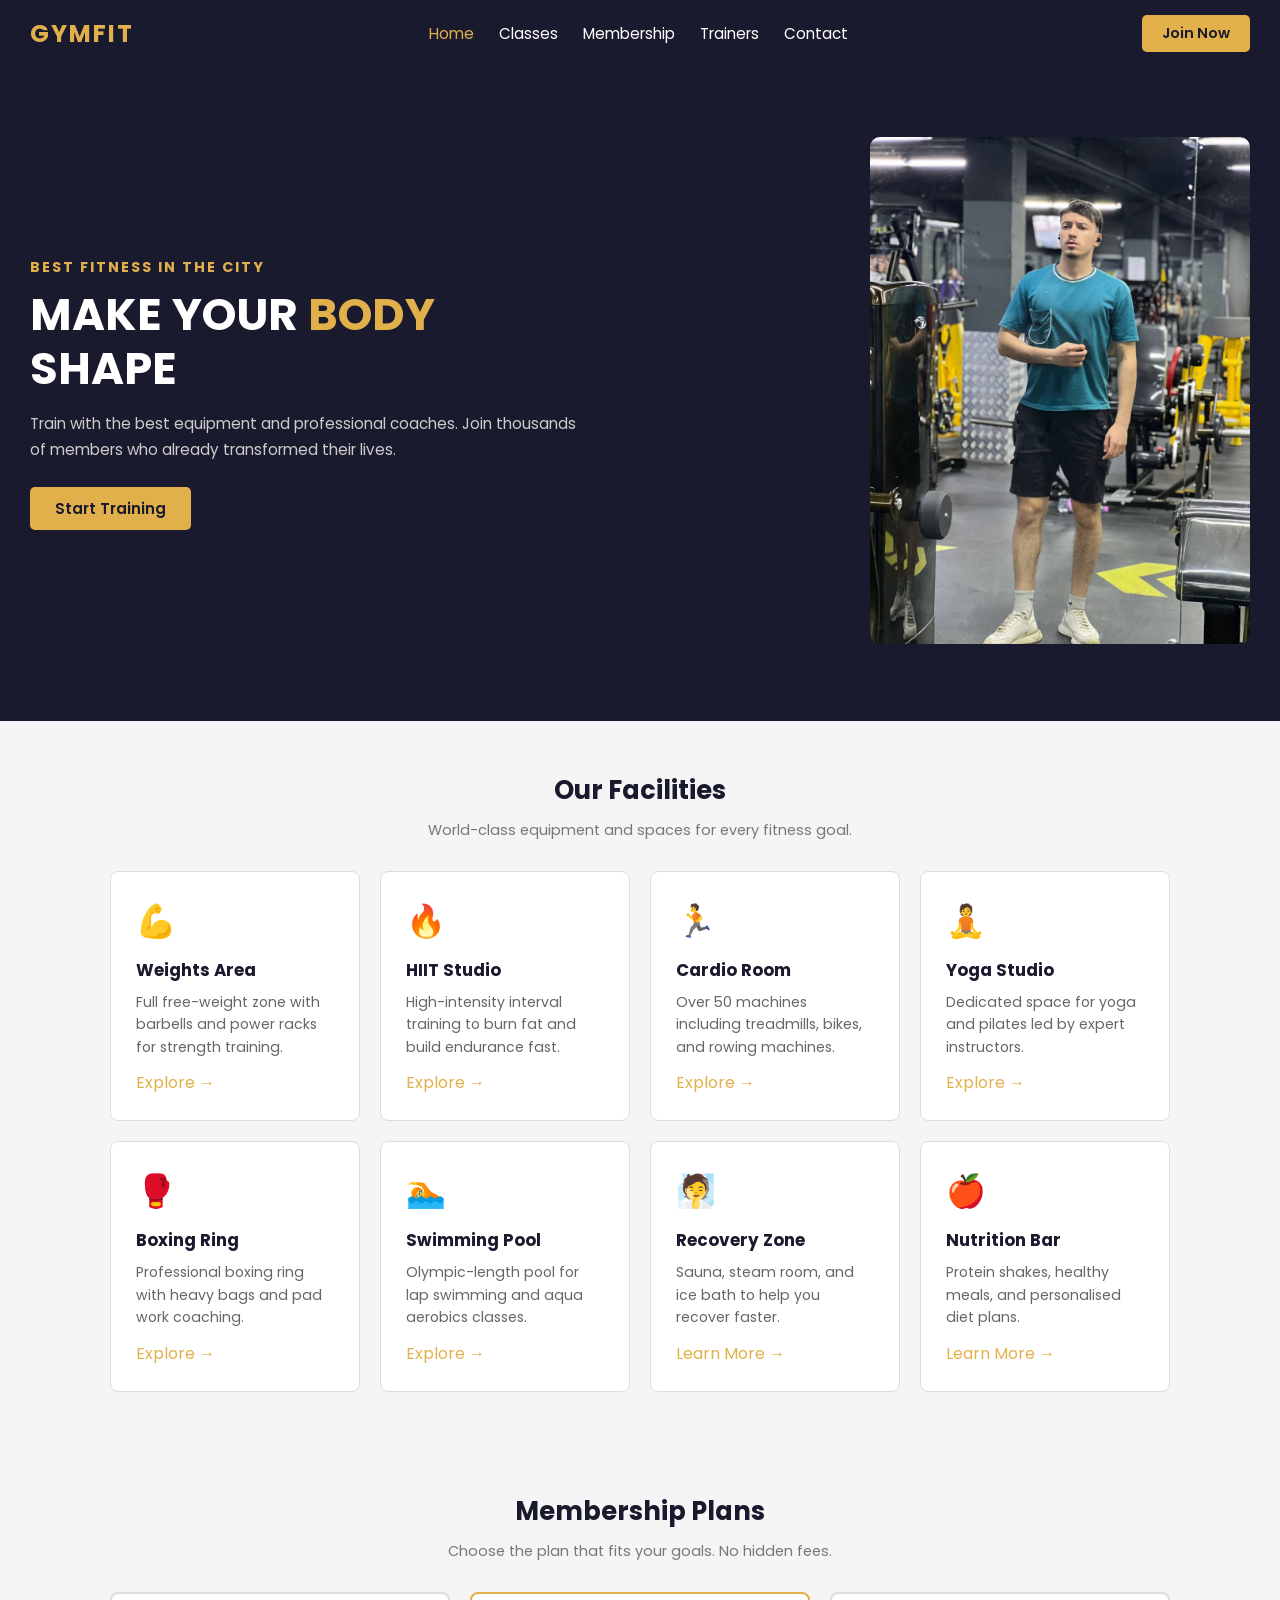
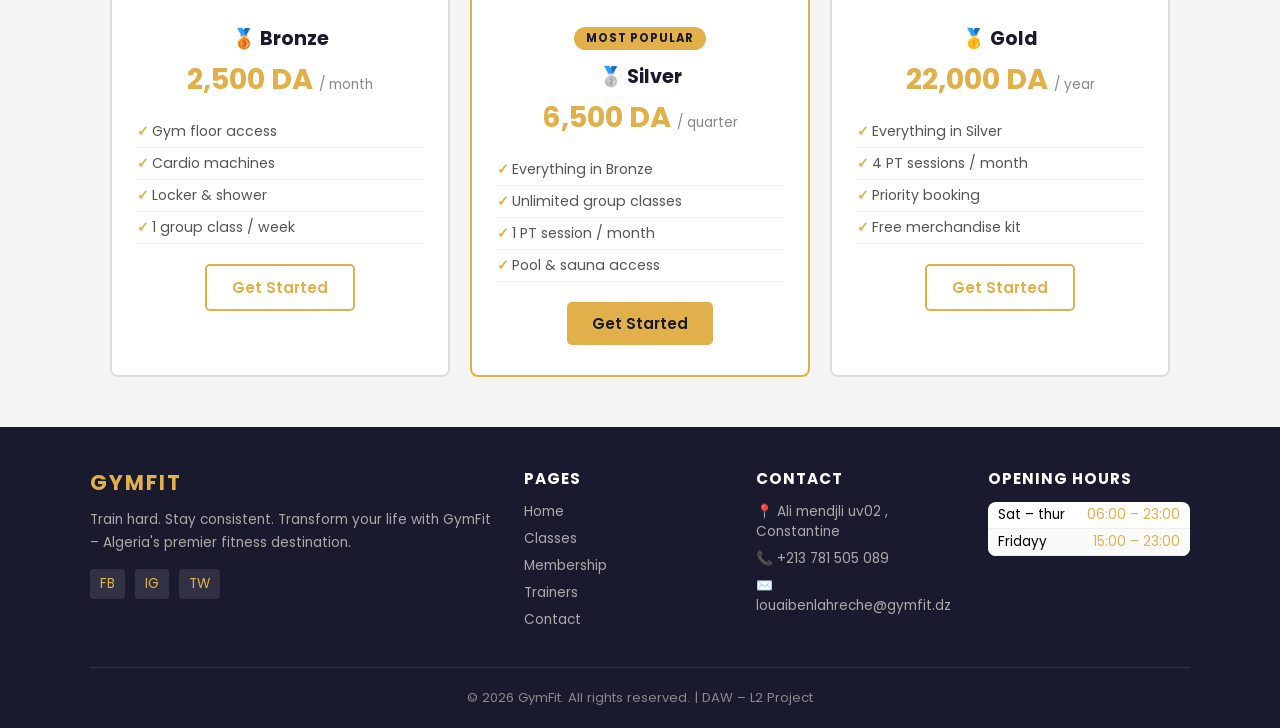
<file: index.html>
<!DOCTYPE html>
<html lang="en">
<head>
  <meta charset="UTF-8" />
  <meta name="viewport" content="width=device-width, initial-scale=1.0" />
  <title>GymFit - Home</title>
  <link rel="stylesheet" href="style.css" />
</head>

<body>

  <!-- NAVIGATION -->
  <nav>
    <div class="logo">
      <a href="index.html">GYMFIT</a>
    </div>
    <ul>
      <li><a href="index.html" class="active">Home</a></li>
      <li><a href="classes.html">Classes</a></li>
      <li><a href="membership.html">Membership</a></li>
      <li><a href="trainers.html">Trainers</a></li>
      <li><a href="contact.html">Contact</a></li>
    </ul>
    <a href="membership.html" class="btn">Join Now</a>
  </nav>

  <!-- HERO SECTION -->
  <header class="hero">
    <div class="hero-text">
      <h4>Best Fitness in the City</h4>
      <h1>MAKE YOUR <span>BODY</span> SHAPE</h1>
      <p>Train with the best equipment and professional coaches. Join thousands of members who already transformed their lives.</p>
      <a href="membership.html" class="btn">Start Training</a>
    </div>
    <div class="hero-image">
      <img src="louai.jpg" alt="Person training at GymFit" />
    </div>
  </header>

  <!-- MAIN CONTENT -->
  <main>

    <!-- GYM FACILITIES -->
    <section class="container">
      <h2 class="section-title">Our Facilities</h2>
      <p class="section-sub">World-class equipment and spaces for every fitness goal.</p>

      <div class="grid-4">

        <article class="card">
          <div class="icon">💪</div>
          <h4>Weights Area</h4>
          <p>Full free-weight zone with barbells and power racks for strength training.</p>
          <a href="classes.html">Explore →</a>
        </article>

        <article class="card">
          <div class="icon">🔥</div>
          <h4>HIIT Studio</h4>
          <p>High-intensity interval training to burn fat and build endurance fast.</p>
          <a href="classes.html">Explore →</a>
        </article>

        <article class="card">
          <div class="icon">🏃</div>
          <h4>Cardio Room</h4>
          <p>Over 50 machines including treadmills, bikes, and rowing machines.</p>
          <a href="classes.html">Explore →</a>
        </article>

        <article class="card">
          <div class="icon">🧘</div>
          <h4>Yoga Studio</h4>
          <p>Dedicated space for yoga and pilates led by expert instructors.</p>
          <a href="classes.html">Explore →</a>
        </article>

        <article class="card">
          <div class="icon">🥊</div>
          <h4>Boxing Ring</h4>
          <p>Professional boxing ring with heavy bags and pad work coaching.</p>
          <a href="classes.html">Explore →</a>
        </article>

        <article class="card">
          <div class="icon">🏊</div>
          <h4>Swimming Pool</h4>
          <p>Olympic-length pool for lap swimming and aqua aerobics classes.</p>
          <a href="classes.html">Explore →</a>
        </article>

        <article class="card">
          <div class="icon">🧖</div>
          <h4>Recovery Zone</h4>
          <p>Sauna, steam room, and ice bath to help you recover faster.</p>
          <a href="contact.html">Learn More →</a>
        </article>

        <article class="card">
          <div class="icon">🍎</div>
          <h4>Nutrition Bar</h4>
          <p>Protein shakes, healthy meals, and personalised diet plans.</p>
          <a href="contact.html">Learn More →</a>
        </article>

      </div>
    </section>

    <!-- MEMBERSHIP PLAN HIGHLIGHTS -->
    <section class="container">
      <h2 class="section-title">Membership Plans</h2>
      <p class="section-sub">Choose the plan that fits your goals. No hidden fees.</p>

      <div class="grid-3">

        <div class="plan-card">
          <h4>🥉 Bronze</h4>
          <p class="price">2,500 DA <span>/ month</span></p>
          <ul>
            <li>Gym floor access</li>
            <li>Cardio machines</li>
            <li>Locker &amp; shower</li>
            <li>1 group class / week</li>
          </ul>
          <a href="membership.html" class="btn btn-outline">Get Started</a>
        </div>

        <div class="plan-card recommended">
          <span class="plan-badge">Most Popular</span>
          <h4>🥈 Silver</h4>
          <p class="price">6,500 DA <span>/ quarter</span></p>
          <ul>
            <li>Everything in Bronze</li>
            <li>Unlimited group classes</li>
            <li>1 PT session / month</li>
            <li>Pool &amp; sauna access</li>
          </ul>
          <a href="membership.html" class="btn">Get Started</a>
        </div>

        <div class="plan-card">
          <h4>🥇 Gold</h4>
          <p class="price">22,000 DA <span>/ year</span></p>
          <ul>
            <li>Everything in Silver</li>
            <li>4 PT sessions / month</li>
            <li>Priority booking</li>
            <li>Free merchandise kit</li>
          </ul>
          <a href="membership.html" class="btn btn-outline">Get Started</a>
        </div>

      </div>
    </section>

  </main>

  <!-- FOOTER -->
  <footer>
    <div class="footer-grid">

      <div class="footer-col">
        <span class="footer-logo">GYMFIT</span>
        <p>Train hard. Stay consistent. Transform your life with GymFit – Algeria's premier fitness destination.</p>
        <div class="footer-socials">
          <a href="#">FB</a>
          <a href="#">IG</a>
          <a href="#">TW</a>
        </div>
      </div>
      <div class="footer-col">
        <h4>Pages</h4>
        <a href="index.html">Home</a>
        <a href="classes.html">Classes</a>
        <a href="membership.html">Membership</a>
        <a href="trainers.html">Trainers</a>
        <a href="contact.html">Contact</a>
      </div>
      <div class="footer-col">
        <h4>Contact</h4>
        <a href="#">📍 Ali mendjli uv02 , Constantine</a>
        <a href="tel:+213555123456">📞 +213 781 505 089</a>
        <a href="mailto:info@gymfit.dz">✉️ louaibenlahreche@gymfit.dz</a>
      </div>
      <div class="footer-col">
        <h4>Opening Hours</h4>
        <table class="footer-hours">
          <tr><td>Sat – thur</td><td>06:00 – 23:00</td></tr>
          <tr><td>Fridayy</td><td>15:00 – 23:00</td></tr>
       
        </table>
      </div>
    </div>
    <div class="footer-bar">
      &copy; 2026 GymFit. All rights reserved. | DAW – L2 Project
    </div>
  </footer>
</body>
</html>
</file>
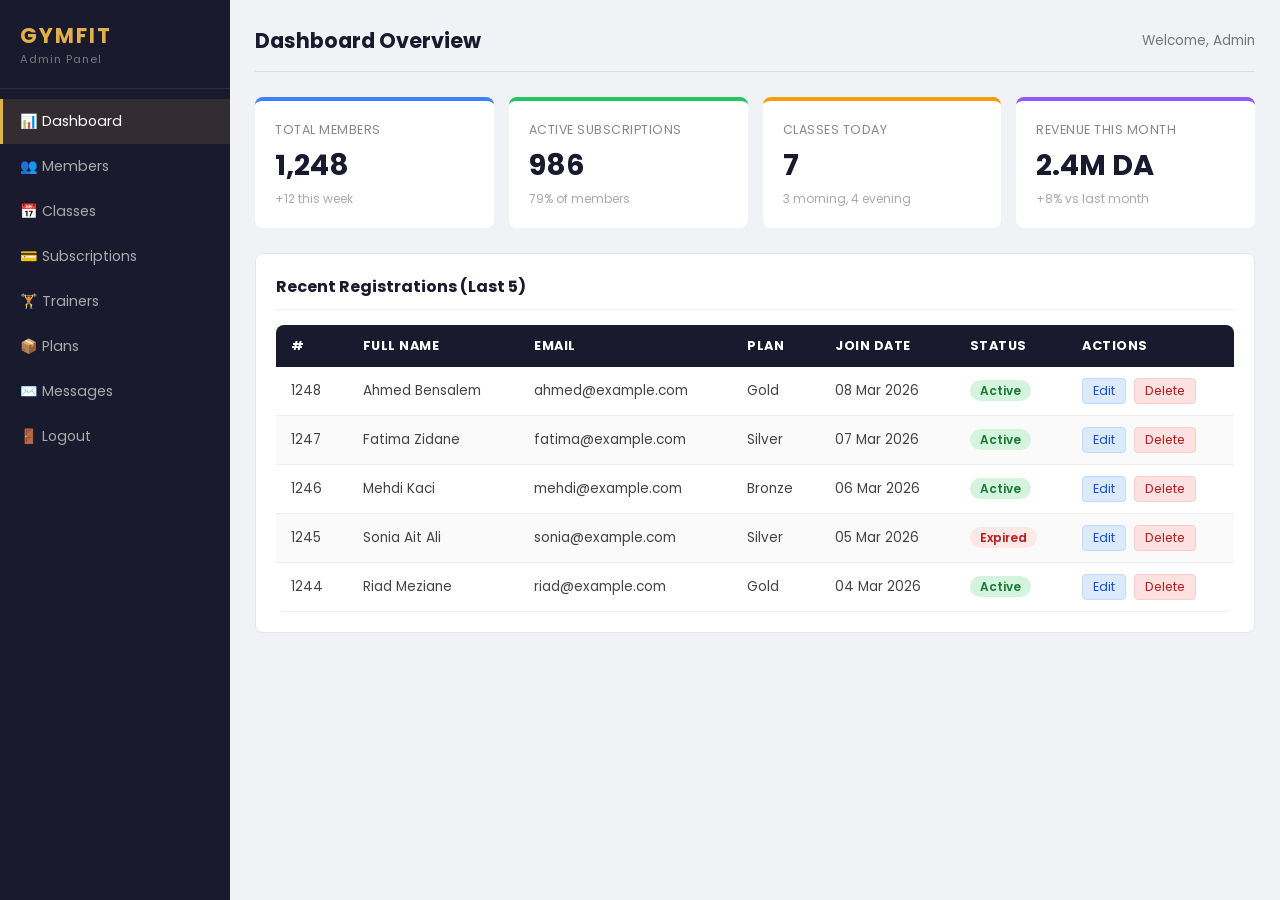
<file: Admin-dashboard.html>
<!DOCTYPE html>
<html lang="en">
<head>
  <meta charset="UTF-8" />
  <meta name="viewport" content="width=device-width, initial-scale=1.0" />
  <title>Dashboard - GymFit Admin</title>
  <link rel="stylesheet" href="style.css" />
</head>

<body class="admin-body">

  <div class="admin-layout">

    <aside class="admin-sidebar">
      <div class="sidebar-logo">
        GYMFIT
        <small>Admin Panel</small>
      </div>
      <nav>
        <ul>
          <li><a href="admin-dashboard.html" class="active">📊 Dashboard</a></li>
          <li><a href="#">👥 Members</a></li>
          <li><a href="#">📅 Classes</a></li>
          <li><a href="#">💳 Subscriptions</a></li>
          <li><a href="#">🏋️ Trainers</a></li>
          <li><a href="admin-plans.html">📦 Plans</a></li>
          <li><a href="#">✉️ Messages</a></li>
          <li><a href="admin-login.html">🚪 Logout</a></li>
        </ul>
      </nav>
    </aside>

    <!-- MAIN CONTENT -->
    <main class="admin-main">

      <!-- Top Bar -->
      <div class="admin-topbar">
        <h1>Dashboard Overview</h1>
        <span class="admin-user">Welcome, Admin</span>
      </div>

      <!-- Stats Cards -->
      <div class="stats-grid">
        <div class="stat-card blue">
          <p class="stat-label">Total Members</p>
          <p class="stat-value">1,248</p>
          <p class="stat-sub">+12 this week</p>
        </div>
        <div class="stat-card green">
          <p class="stat-label">Active Subscriptions</p>
          <p class="stat-value">986</p>
          <p class="stat-sub">79% of members</p>
        </div>
        <div class="stat-card orange">
          <p class="stat-label">Classes Today</p>
          <p class="stat-value">7</p>
          <p class="stat-sub">3 morning, 4 evening</p>
        </div>
        <div class="stat-card purple">
          <p class="stat-label">Revenue This Month</p>
          <p class="stat-value">2.4M DA</p>
          <p class="stat-sub">+8% vs last month</p>
        </div>
      </div>

      <!-- Recent Registrations -->
      <div class="admin-card">
        <h2>Recent Registrations (Last 5)</h2>
        <table class="admin-table">
          <thead>
            <tr>
              <th>#</th>
              <th>Full Name</th>
              <th>Email</th>
              <th>Plan</th>
              <th>Join Date</th>
              <th>Status</th>
              <th>Actions</th>
            </tr>
          </thead>
          <tbody>
            <tr>
              <td>1248</td>
              <td>Ahmed Bensalem</td>
              <td>ahmed@example.com</td>
              <td>Gold</td>
              <td>08 Mar 2026</td>
              <td><span class="status-active">Active</span></td>
              <td>
                <button class="btn-edit" type="button">Edit</button>
                <button class="btn-delete" type="button">Delete</button>
              </td>
            </tr>
            <tr>
              <td>1247</td>
              <td>Fatima Zidane</td>
              <td>fatima@example.com</td>
              <td>Silver</td>
              <td>07 Mar 2026</td>
              <td><span class="status-active">Active</span></td>
              <td>
                <button class="btn-edit" type="button">Edit</button>
                <button class="btn-delete" type="button">Delete</button>
              </td>
            </tr>
            <tr>
              <td>1246</td>
              <td>Mehdi Kaci</td>
              <td>mehdi@example.com</td>
              <td>Bronze</td>
              <td>06 Mar 2026</td>
              <td><span class="status-active">Active</span></td>
              <td>
                <button class="btn-edit" type="button">Edit</button>
                <button class="btn-delete" type="button">Delete</button>
              </td>
            </tr>
            <tr>
              <td>1245</td>
              <td>Sonia Ait Ali</td>
              <td>sonia@example.com</td>
              <td>Silver</td>
              <td>05 Mar 2026</td>
              <td><span class="status-inactive">Expired</span></td>
              <td>
                <button class="btn-edit" type="button">Edit</button>
                <button class="btn-delete" type="button">Delete</button>
              </td>
            </tr>
            <tr>
              <td>1244</td>
              <td>Riad Meziane</td>
              <td>riad@example.com</td>
              <td>Gold</td>
              <td>04 Mar 2026</td>
              <td><span class="status-active">Active</span></td>
              <td>
                <button class="btn-edit" type="button">Edit</button>
                <button class="btn-delete" type="button">Delete</button>
              </td>
            </tr>
          </tbody>
        </table>
      </div>

    </main>
  </div>

</body>
</html>
</file>
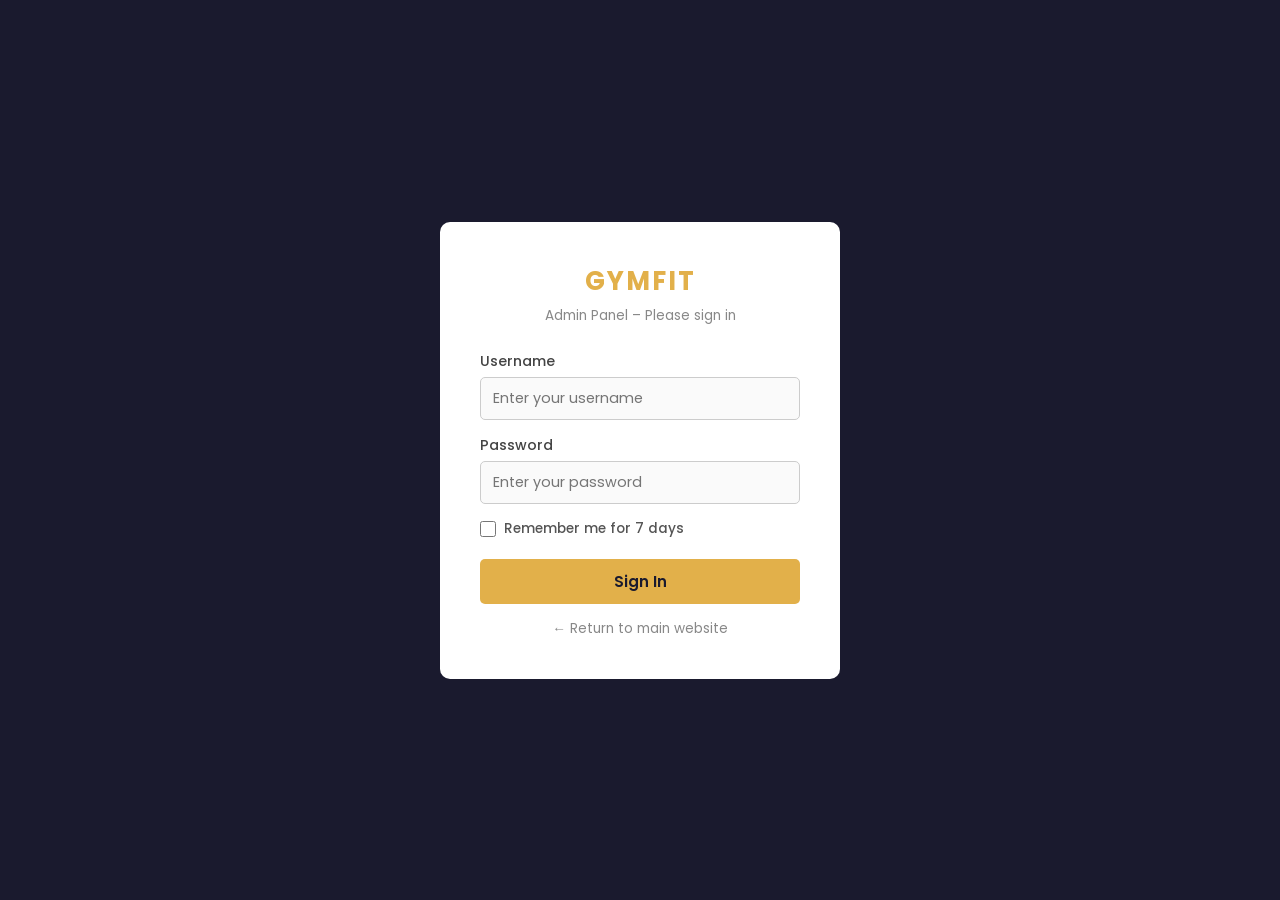
<file: Admin-login.html>
<!DOCTYPE html>
<html lang="en">
<head>
  <meta charset="UTF-8" />
  <meta name="viewport" content="width=device-width, initial-scale=1.0" />
  <title>Admin Login - GymFit</title>
  <link rel="stylesheet" href="style.css" />
</head>

<body class="admin-body">

  <div class="login-page">
    <div class="login-card">

      <p class="login-logo">GYMFIT</p>
      <p class="login-sub">Admin Panel – Please sign in</p>

     
      <div class="error-msg" id="loginError">
        Invalid username or password. Please try again.
      </div>

      <form action="admin-dashboard.html" method="POST">

        <div class="form-group">
          <label for="username">Username</label>
          <input type="text" id="username" name="username" placeholder="Enter your username" required autocomplete="username" />
        </div>

        <div class="form-group">
          <label for="password">Password</label>
          <input type="password" id="password" name="password" placeholder="Enter your password" required autocomplete="current-password" />
        </div>

        <div class="form-group">
          <label style="display:flex; align-items:center; gap:8px; cursor:pointer; font-size:.85rem; color:#555;">
            <input type="checkbox" name="remember" style="width:16px; height:16px; accent-color:#e2b04a;" />
            Remember me for 7 days
          </label>
        </div>

        <button type="submit" class="admin-submit">Sign In</button>

      </form>

      <a href="index.html" class="back-link">← Return to main website</a>

    </div>
  </div>

</body>
</html>
</file>
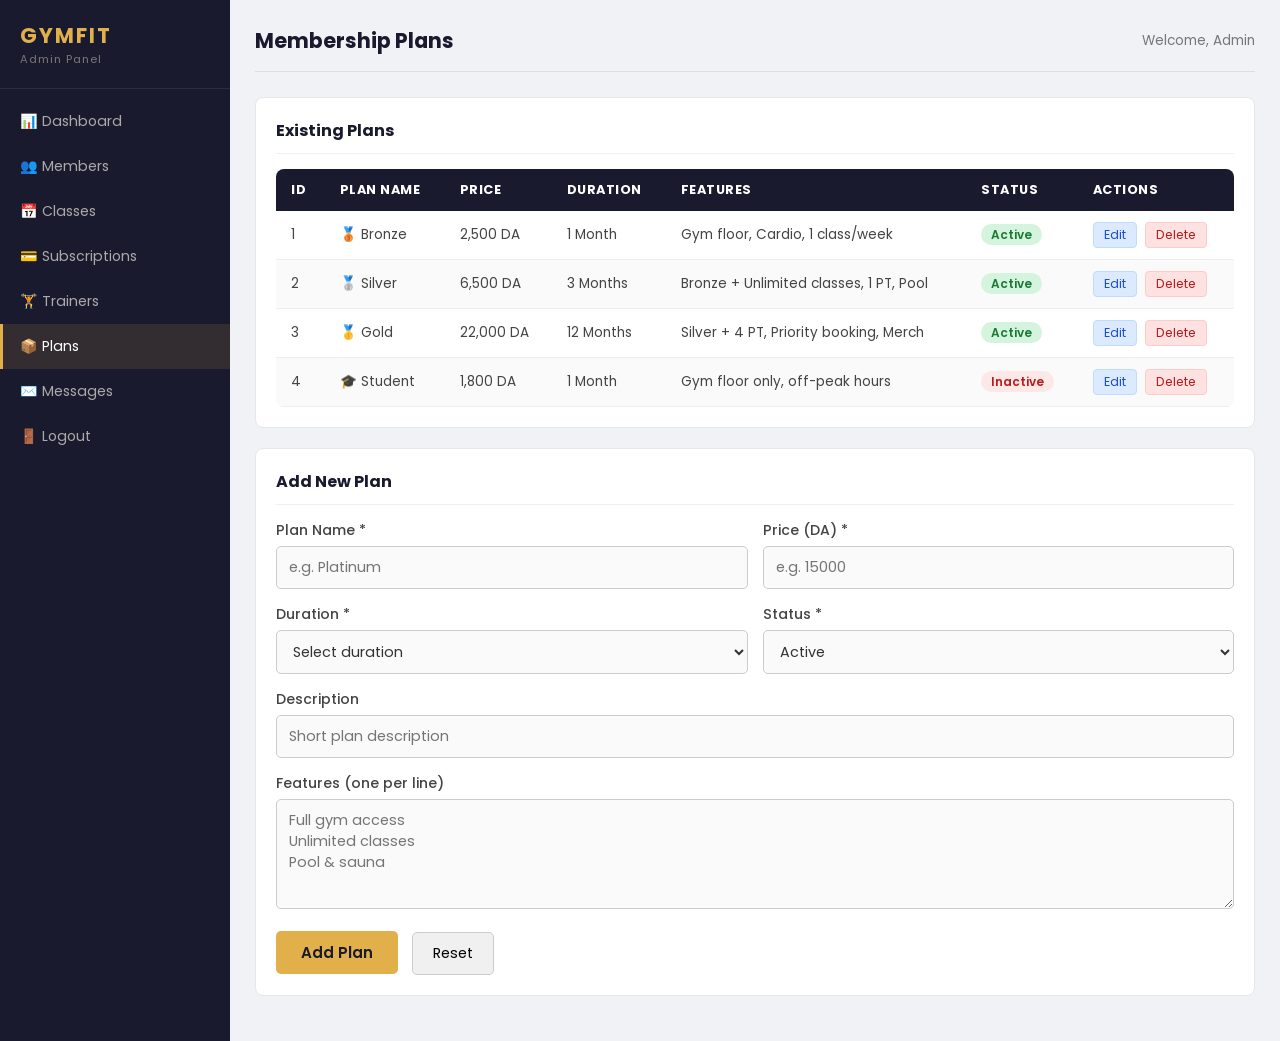
<file: Admin-plans.html>
<!DOCTYPE html>
<html lang="en">
<head>
  <meta charset="UTF-8" />
  <meta name="viewport" content="width=device-width, initial-scale=1.0" />
  <title>Plans Management - GymFit Admin</title>
  <link rel="stylesheet" href="style.css" />
</head>

<body class="admin-body">

  <div class="admin-layout">

    <!-- SIDEBAR -->
    <aside class="admin-sidebar">
      <div class="sidebar-logo">
        GYMFIT
        <small>Admin Panel</small>
      </div>

      <nav>
        <ul>
          <li><a href="admin-dashboard.html">📊 Dashboard</a></li>
          <li><a href="#">👥 Members</a></li>
          <li><a href="#">📅 Classes</a></li>
          <li><a href="#">💳 Subscriptions</a></li>
          <li><a href="#">🏋️ Trainers</a></li>
          <li><a href="admin-plans.html" class="active">📦 Plans</a></li>
          <li><a href="#">✉️ Messages</a></li>
          <li><a href="admin-login.html">🚪 Logout</a></li>
        </ul>
      </nav>
    </aside>

    <!-- MAIN CONTENT -->
    <main class="admin-main">

      <!-- Top Bar -->
      <div class="admin-topbar">
        <h1>Membership Plans</h1>
        <span class="admin-user">Welcome, Admin</span>
      </div>

      <!-- Existing Plans Table -->
      <div class="admin-card">
        <h2>Existing Plans</h2>
        <table class="admin-table">
          <thead>
            <tr>
              <th>ID</th>
              <th>Plan Name</th>
              <th>Price</th>
              <th>Duration</th>
              <th>Features</th>
              <th>Status</th>
              <th>Actions</th>
            </tr>
          </thead>
          <tbody>
            <tr>
              <td>1</td>
              <td>🥉 Bronze</td>
              <td>2,500 DA</td>
              <td>1 Month</td>
              <td>Gym floor, Cardio, 1 class/week</td>
              <td><span class="status-active">Active</span></td>
              <td>
                <button class="btn-edit" type="button">Edit</button>
                <button class="btn-delete" type="button">Delete</button>
              </td>
            </tr>
            <tr>
              <td>2</td>
              <td>🥈 Silver</td>
              <td>6,500 DA</td>
              <td>3 Months</td>
              <td>Bronze + Unlimited classes, 1 PT, Pool</td>
              <td><span class="status-active">Active</span></td>
              <td>
                <button class="btn-edit" type="button">Edit</button>
                <button class="btn-delete" type="button">Delete</button>
              </td>
            </tr>
            <tr>
              <td>3</td>
              <td>🥇 Gold</td>
              <td>22,000 DA</td>
              <td>12 Months</td>
              <td>Silver + 4 PT, Priority booking, Merch</td>
              <td><span class="status-active">Active</span></td>
              <td>
                <button class="btn-edit" type="button">Edit</button>
                <button class="btn-delete" type="button">Delete</button>
              </td>
            </tr>
            <tr>
              <td>4</td>
              <td>🎓 Student</td>
              <td>1,800 DA</td>
              <td>1 Month</td>
              <td>Gym floor only, off-peak hours</td>
              <td><span class="status-inactive">Inactive</span></td>
              <td>
                <button class="btn-edit" type="button">Edit</button>
                <button class="btn-delete" type="button">Delete</button>
              </td>
            </tr>
          </tbody>
        </table>
      </div>

      <!-- Add New Plan Form -->
      <div class="admin-card">
        <h2>Add New Plan</h2>

        <form action="#" method="POST">

          <div class="form-row">
            <div class="form-group">
              <label for="planName">Plan Name *</label>
              <input type="text" id="planName" name="planName" placeholder="e.g. Platinum" required />
            </div>
            <div class="form-group">
              <label for="planPrice">Price (DA) *</label>
              <input type="number" id="planPrice" name="planPrice" placeholder="e.g. 15000" min="0" required />
            </div>
          </div>

          <div class="form-row">
            <div class="form-group">
              <label for="planDuration">Duration *</label>
              <select id="planDuration" name="planDuration" required>
                <option value="">Select duration</option>
                <option value="1">1 Month</option>
                <option value="3">3 Months</option>
                <option value="6">6 Months</option>
                <option value="12">12 Months</option>
              </select>
            </div>
            <div class="form-group">
              <label for="planStatus">Status *</label>
              <select id="planStatus" name="planStatus" required>
                <option value="active">Active</option>
                <option value="inactive">Inactive</option>
              </select>
            </div>
          </div>

          <div class="form-group">
            <label for="planDesc">Description</label>
            <input type="text" id="planDesc" name="planDesc" placeholder="Short plan description" />
          </div>

          <div class="form-group">
            <label for="planFeatures">Features (one per line)</label>
            <textarea id="planFeatures" name="planFeatures" placeholder="Full gym access&#10;Unlimited classes&#10;Pool &amp; sauna"></textarea>
          </div>

          <button type="submit" class="btn">Add Plan</button>
          <button type="reset" style="margin-left:10px; padding:10px 20px; background:#f0f0f0; border:1px solid #ccc; border-radius:5px; cursor:pointer; font-family:Poppins,sans-serif; font-size:.9rem;">Reset</button>

        </form>
      </div>

    </main>
  </div>

</body>
</html>
</file>
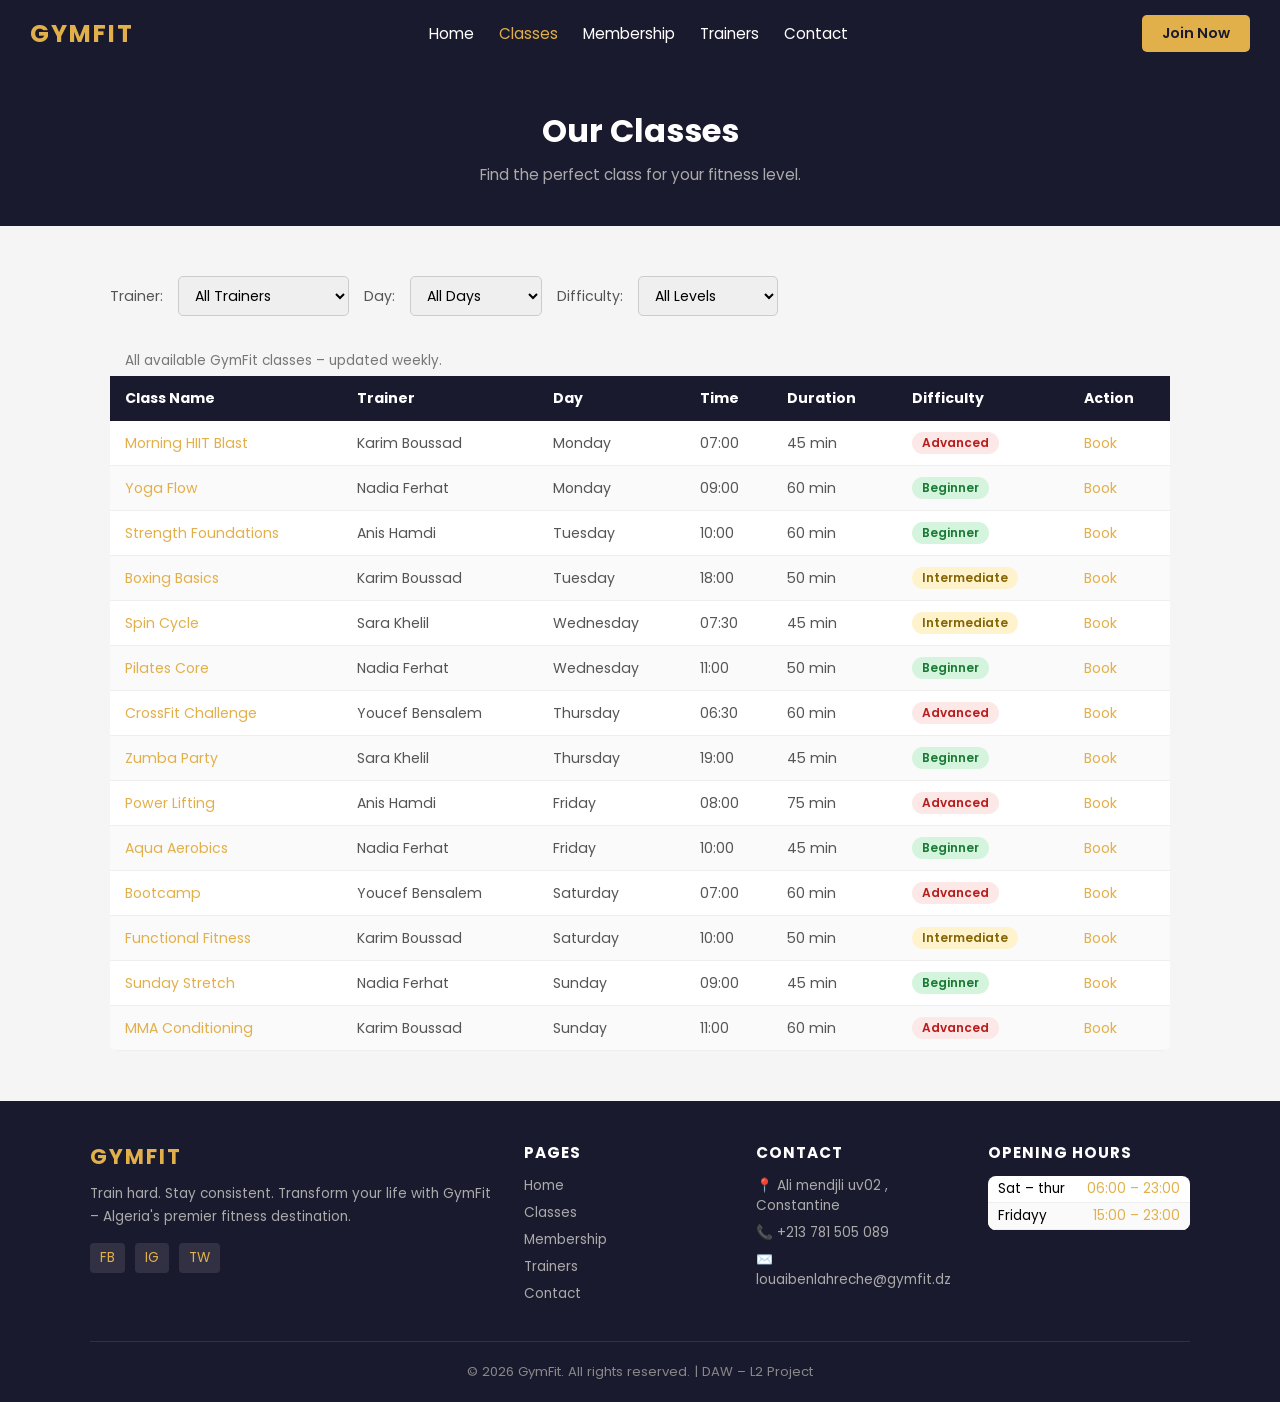
<file: classes.html>
<!DOCTYPE html>
<html lang="en">
<head>
  <meta charset="UTF-8" />
  <meta name="viewport" content="width=device-width, initial-scale=1.0" />
  <title>Classes - GymFit</title>
  <link rel="stylesheet" href="style.css" />
</head>

<body>

  <!-- NAVIGATION -->
  <nav>
    <div class="logo">GYMFIT</div>
    <ul>
      <li><a href="index.html">Home</a></li>
      <li><a href="classes.html" class="active">Classes</a></li>
      <li><a href="membership.html">Membership</a></li>
      <li><a href="trainers.html">Trainers</a></li>
      <li><a href="contact.html">Contact</a></li>
    </ul>
    <a href="membership.html" class="btn">Join Now</a>
  </nav>

  <!-- PAGE TITLE -->
  <div class="page-title">
    <h1>Our Classes</h1>
    <p>Find the perfect class for your fitness level.</p>
  </div>

  <!-- MAIN CONTENT -->
  <main>
    <section class="container">

      <!-- FILTER BAR (placeholder - JS filtering comes in Part 3) -->
      <div style="display:flex; gap:15px; flex-wrap:wrap; margin-bottom:25px; align-items:center;">

        <label for="filterTrainer" style="font-size:.88rem; color:#555;">Trainer:</label>
        <select id="filterTrainer" style="padding:8px 12px; border:1px solid #ccc; border-radius:5px; font-family:Poppins,sans-serif; font-size:.88rem;">
          <option value="">All Trainers</option>
          <option>Karim Boussad</option>
          <option>Sara Khelil</option>
          <option>Anis Hamdi</option>
          <option>Nadia Ferhat</option>
          <option>Youcef Bensalem</option>
        </select>

        <label for="filterDay" style="font-size:.88rem; color:#555;">Day:</label>
        <select id="filterDay" style="padding:8px 12px; border:1px solid #ccc; border-radius:5px; font-family:Poppins,sans-serif; font-size:.88rem;">
          <option value="">All Days</option>
          <option>Monday</option>
          <option>Tuesday</option>
          <option>Wednesday</option>
          <option>Thursday</option>
          <option>Friday</option>
          <option>Saturday</option>
          <option>Sunday</option>
        </select>

        <label for="filterDiff" style="font-size:.88rem; color:#555;">Difficulty:</label>
        <select id="filterDiff" style="padding:8px 12px; border:1px solid #ccc; border-radius:5px; font-family:Poppins,sans-serif; font-size:.88rem;">
          <option value="">All Levels</option>
          <option>Beginner</option>
          <option>Intermediate</option>
          <option>Advanced</option>
        </select>

        <!-- Note: real filtering will be added in Part 3 with JavaScript -->

      </div>

      <!-- CLASSES TABLE -->
      <table>
        <caption>All available GymFit classes – updated weekly.</caption>
        <thead>
          <tr>
            <th>Class Name</th>
            <th>Trainer</th>
            <th>Day</th>
            <th>Time</th>
            <th>Duration</th>
            <th>Difficulty</th>
            <th>Action</th>
          </tr>
        </thead>
        <tbody>
          <tr>
            <td><a href="#">Morning HIIT Blast</a></td>
            <td>Karim Boussad</td>
            <td>Monday</td>
            <td>07:00</td>
            <td>45 min</td>
            <td><span class="badge badge-advanced">Advanced</span></td>
            <td><a href="#">Book</a></td>
          </tr>
          <tr>
            <td><a href="#">Yoga Flow</a></td>
            <td>Nadia Ferhat</td>
            <td>Monday</td>
            <td>09:00</td>
            <td>60 min</td>
            <td><span class="badge badge-beginner">Beginner</span></td>
            <td><a href="#">Book</a></td>
          </tr>
          <tr>
            <td><a href="#">Strength Foundations</a></td>
            <td>Anis Hamdi</td>
            <td>Tuesday</td>
            <td>10:00</td>
            <td>60 min</td>
            <td><span class="badge badge-beginner">Beginner</span></td>
            <td><a href="#">Book</a></td>
          </tr>
          <tr>
            <td><a href="#">Boxing Basics</a></td>
            <td>Karim Boussad</td>
            <td>Tuesday</td>
            <td>18:00</td>
            <td>50 min</td>
            <td><span class="badge badge-intermediate">Intermediate</span></td>
            <td><a href="#">Book</a></td>
          </tr>
          <tr>
            <td><a href="#">Spin Cycle</a></td>
            <td>Sara Khelil</td>
            <td>Wednesday</td>
            <td>07:30</td>
            <td>45 min</td>
            <td><span class="badge badge-intermediate">Intermediate</span></td>
            <td><a href="#">Book</a></td>
          </tr>
          <tr>
            <td><a href="#">Pilates Core</a></td>
            <td>Nadia Ferhat</td>
            <td>Wednesday</td>
            <td>11:00</td>
            <td>50 min</td>
            <td><span class="badge badge-beginner">Beginner</span></td>
            <td><a href="#">Book</a></td>
          </tr>
          <tr>
            <td><a href="#">CrossFit Challenge</a></td>
            <td>Youcef Bensalem</td>
            <td>Thursday</td>
            <td>06:30</td>
            <td>60 min</td>
            <td><span class="badge badge-advanced">Advanced</span></td>
            <td><a href="#">Book</a></td>
          </tr>
          <tr>
            <td><a href="#">Zumba Party</a></td>
            <td>Sara Khelil</td>
            <td>Thursday</td>
            <td>19:00</td>
            <td>45 min</td>
            <td><span class="badge badge-beginner">Beginner</span></td>
            <td><a href="#">Book</a></td>
          </tr>
          <tr>
            <td><a href="#">Power Lifting</a></td>
            <td>Anis Hamdi</td>
            <td>Friday</td>
            <td>08:00</td>
            <td>75 min</td>
            <td><span class="badge badge-advanced">Advanced</span></td>
            <td><a href="#">Book</a></td>
          </tr>
          <tr>
            <td><a href="#">Aqua Aerobics</a></td>
            <td>Nadia Ferhat</td>
            <td>Friday</td>
            <td>10:00</td>
            <td>45 min</td>
            <td><span class="badge badge-beginner">Beginner</span></td>
            <td><a href="#">Book</a></td>
          </tr>
          <tr>
            <td><a href="#">Bootcamp</a></td>
            <td>Youcef Bensalem</td>
            <td>Saturday</td>
            <td>07:00</td>
            <td>60 min</td>
            <td><span class="badge badge-advanced">Advanced</span></td>
            <td><a href="#">Book</a></td>
          </tr>
          <tr>
            <td><a href="#">Functional Fitness</a></td>
            <td>Karim Boussad</td>
            <td>Saturday</td>
            <td>10:00</td>
            <td>50 min</td>
            <td><span class="badge badge-intermediate">Intermediate</span></td>
            <td><a href="#">Book</a></td>
          </tr>
          <tr>
            <td><a href="#">Sunday Stretch</a></td>
            <td>Nadia Ferhat</td>
            <td>Sunday</td>
            <td>09:00</td>
            <td>45 min</td>
            <td><span class="badge badge-beginner">Beginner</span></td>
            <td><a href="#">Book</a></td>
          </tr>
          <tr>
            <td><a href="#">MMA Conditioning</a></td>
            <td>Karim Boussad</td>
            <td>Sunday</td>
            <td>11:00</td>
            <td>60 min</td>
            <td><span class="badge badge-advanced">Advanced</span></td>
            <td><a href="#">Book</a></td>
          </tr>
        </tbody>
      </table>

    </section>
  </main>

  <!-- FOOTER -->
  <!-- FOOTER -->
  <footer>
    <div class="footer-grid">

      <div class="footer-col">
        <span class="footer-logo">GYMFIT</span>
        <p>Train hard. Stay consistent. Transform your life with GymFit – Algeria's premier fitness destination.</p>
        <div class="footer-socials">
          <a href="#">FB</a>
          <a href="#">IG</a>
          <a href="#">TW</a>
        </div>
      </div>
      <div class="footer-col">
        <h4>Pages</h4>
        <a href="index.html">Home</a>
        <a href="classes.html">Classes</a>
        <a href="membership.html">Membership</a>
        <a href="trainers.html">Trainers</a>
        <a href="contact.html">Contact</a>
      </div>
      <div class="footer-col">
        <h4>Contact</h4>
        <a href="#">📍 Ali mendjli uv02 , Constantine</a>
        <a href="tel:+213555123456">📞 +213 781 505 089</a>
        <a href="mailto:info@gymfit.dz">✉️ louaibenlahreche@gymfit.dz</a>
      </div>
      <div class="footer-col">
        <h4>Opening Hours</h4>
        <table class="footer-hours">
          <tr><td>Sat – thur</td><td>06:00 – 23:00</td></tr>
          <tr><td>Fridayy</td><td>15:00 – 23:00</td></tr>
       
        </table>
      </div>
    </div>
    <div class="footer-bar">
      &copy; 2026 GymFit. All rights reserved. | DAW – L2 Project
    </div>
  </footer>
</body>
</html>
</file>
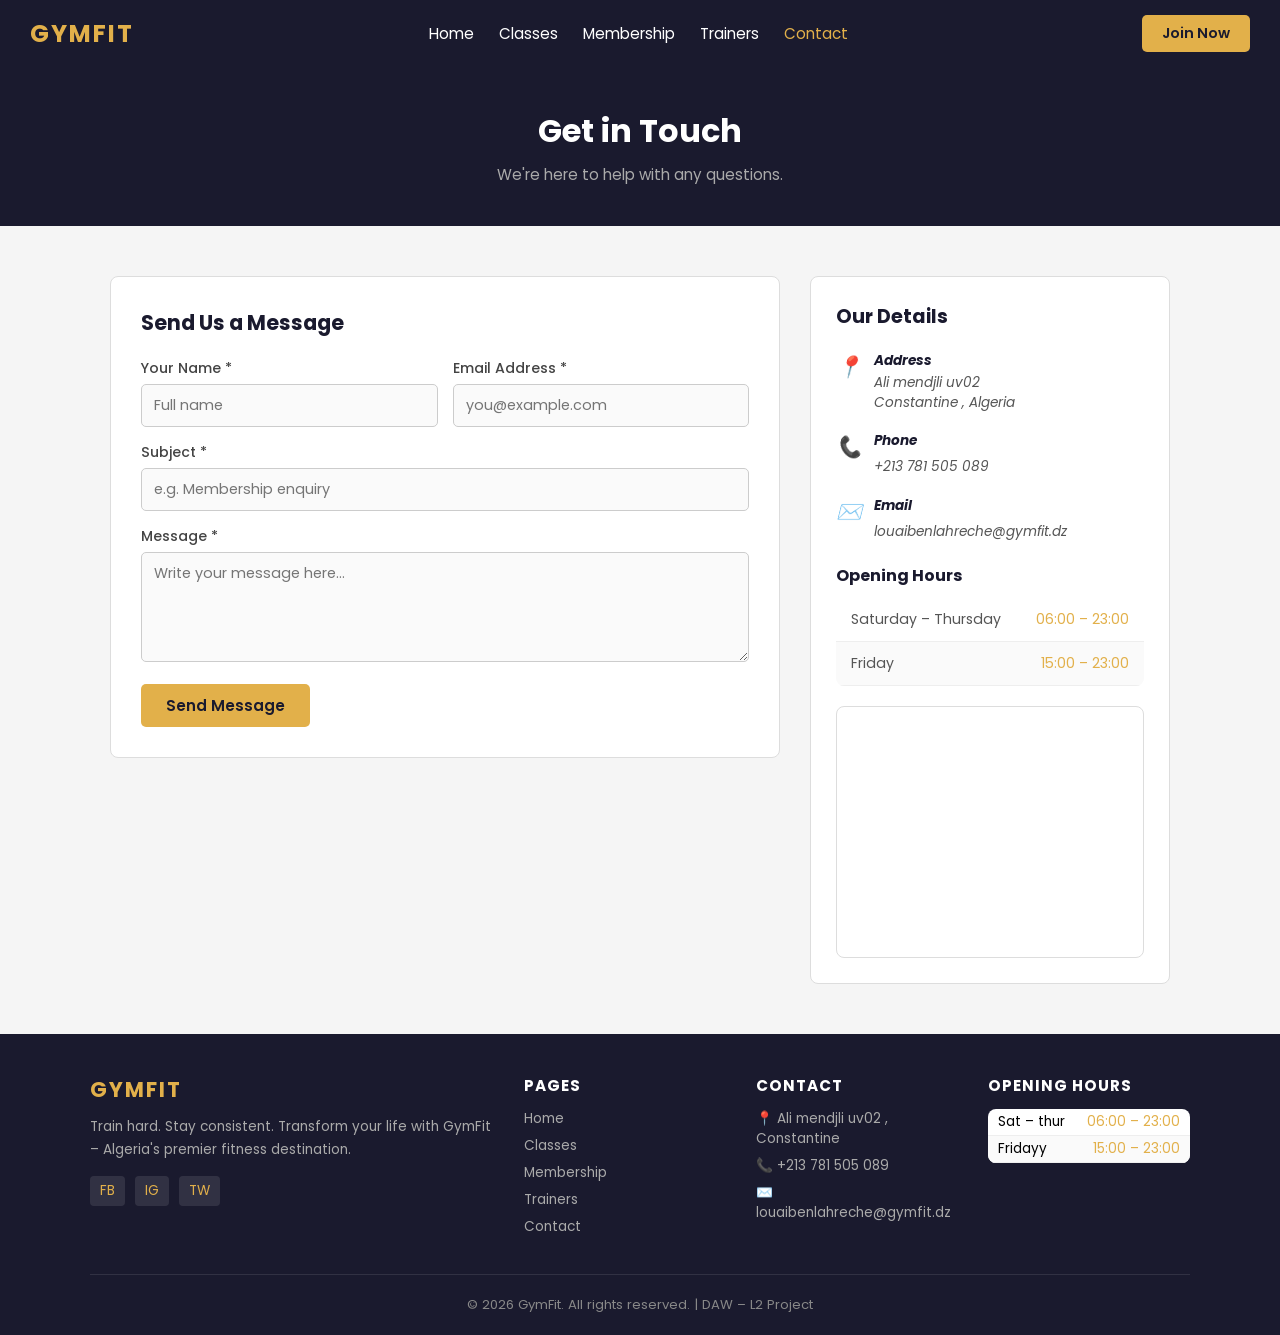
<file: contact.html>
<!DOCTYPE html>
<html lang="en">
<head>
  <meta charset="UTF-8" />
  <meta name="viewport" content="width=device-width, initial-scale=1.0" />
  <title>Contact - GymFit</title>
  <link rel="stylesheet" href="style.css" />
</head>

<body>

  <!-- NAVIGATION -->
  <nav>
    <div class="logo">GYMFIT</div>
    <ul>
      <li><a href="index.html">Home</a></li>
      <li><a href="classes.html">Classes</a></li>
      <li><a href="membership.html">Membership</a></li>
      <li><a href="trainers.html">Trainers</a></li>
      <li><a href="contact.html" class="active">Contact</a></li>
    </ul>
    <a href="membership.html" class="btn">Join Now</a>
  </nav>

  <!-- PAGE TITLE -->
  <div class="page-title">
    <h1>Get in Touch</h1>
    <p>We're here to help with any questions.</p>
  </div>

  <main>
    <section class="container">

      <div class="contact-layout">

        <!-- CONTACT FORM -->
        <div class="form-card">
          <h2>Send Us a Message</h2>

          <form action="#" method="POST">

            <div class="form-row">
              <div class="form-group">
                <label for="contactName">Your Name *</label>
                <input type="text" id="contactName" name="name" placeholder="Full name" required />
              </div>
              <div class="form-group">
                <label for="contactEmail">Email Address *</label>
                <input type="email" id="contactEmail" name="email" placeholder="you@example.com" required />
              </div>
            </div>

            <div class="form-group">
              <label for="subject">Subject *</label>
              <input type="text" id="subject" name="subject" placeholder="e.g. Membership enquiry" required />
            </div>

            <div class="form-group">
              <label for="message">Message *</label>
              <textarea id="message" name="message" placeholder="Write your message here…" required></textarea>
            </div>

            <button type="submit" class="btn">Send Message</button>

          </form>
        </div>

        <!-- CONTACT INFO -->
        <div class="contact-info">
          <h2>Our Details</h2>

          <address>
            <div class="contact-item">
              <span class="ci-icon">📍</span>
              <div>
                <h4>Address</h4>
                <p>Ali mendjli uv02<br />Constantine , Algeria</p>
              </div>
            </div>

            <div class="contact-item">
              <span class="ci-icon">📞</span>
              <div>
                <h4>Phone</h4>
                <a href="tel:+213555123456">+213 781 505 089</a>
              </div>
            </div>

            <div class="contact-item">
              <span class="ci-icon">✉️</span>
              <div>
                <h4>Email</h4>
                <a href="mailto:info@gymfit.dz">louaibenlahreche@gymfit.dz</a>
              </div>
            </div>
          </address>

          <!-- Opening Hours Table -->
          <div class="hours-table">
            <h3>Opening Hours</h3>
            <table>
              <tr>
                <td>Saturday – Thursday</td>
                <td style="text-align:right; color:#e2b04a;">06:00 – 23:00</td>
              </tr>
              <tr>
                <td>Friday</td>
                <td style="text-align:right; color:#e2b04a;">15:00 – 23:00</td>
              </tr>
          
            </table>
          </div>

       
             <div style="margin-top:20px; border-radius:8px; overflow:hidden; border:1px solid #ddd;">
            <iframe
              src="https://www.google.com/maps?q=36.24763053645406,6.568066555228425&z=16&output=embed"
              width="100%"
              height="250"
              style="border:0; display:block;"
              allowfullscreen=""
              loading="lazy"
              referrerpolicy="no-referrer-when-downgrade"
              title="GymFit Location">
            </iframe>
          </div>
        </div>
      </div>

    </section>
  </main>

  <!-- FOOTER -->
  <footer>
    <div class="footer-grid">

      <div class="footer-col">
        <span class="footer-logo">GYMFIT</span>
        <p>Train hard. Stay consistent. Transform your life with GymFit – Algeria's premier fitness destination.</p>
        <div class="footer-socials">
          <a href="#">FB</a>
          <a href="#">IG</a>
          <a href="#">TW</a>
        </div>
      </div>
      <div class="footer-col">
        <h4>Pages</h4>
        <a href="index.html">Home</a>
        <a href="classes.html">Classes</a>
        <a href="membership.html">Membership</a>
        <a href="trainers.html">Trainers</a>
        <a href="contact.html">Contact</a>
      </div>
      <div class="footer-col">
        <h4>Contact</h4>
        <a href="#">📍 Ali mendjli uv02 , Constantine</a>
        <a href="tel:+213555123456">📞 +213 781 505 089</a>
        <a href="mailto:info@gymfit.dz">✉️ louaibenlahreche@gymfit.dz</a>
      </div>
      <div class="footer-col">
        <h4>Opening Hours</h4>
        <table class="footer-hours">
          <tr><td>Sat – thur</td><td>06:00 – 23:00</td></tr>
          <tr><td>Fridayy</td><td>15:00 – 23:00</td></tr>
       
        </table>
      </div>
    </div>
    <div class="footer-bar">
      &copy; 2026 GymFit. All rights reserved. | DAW – L2 Project
    </div>
  </footer>
</body>
</html>
</file>
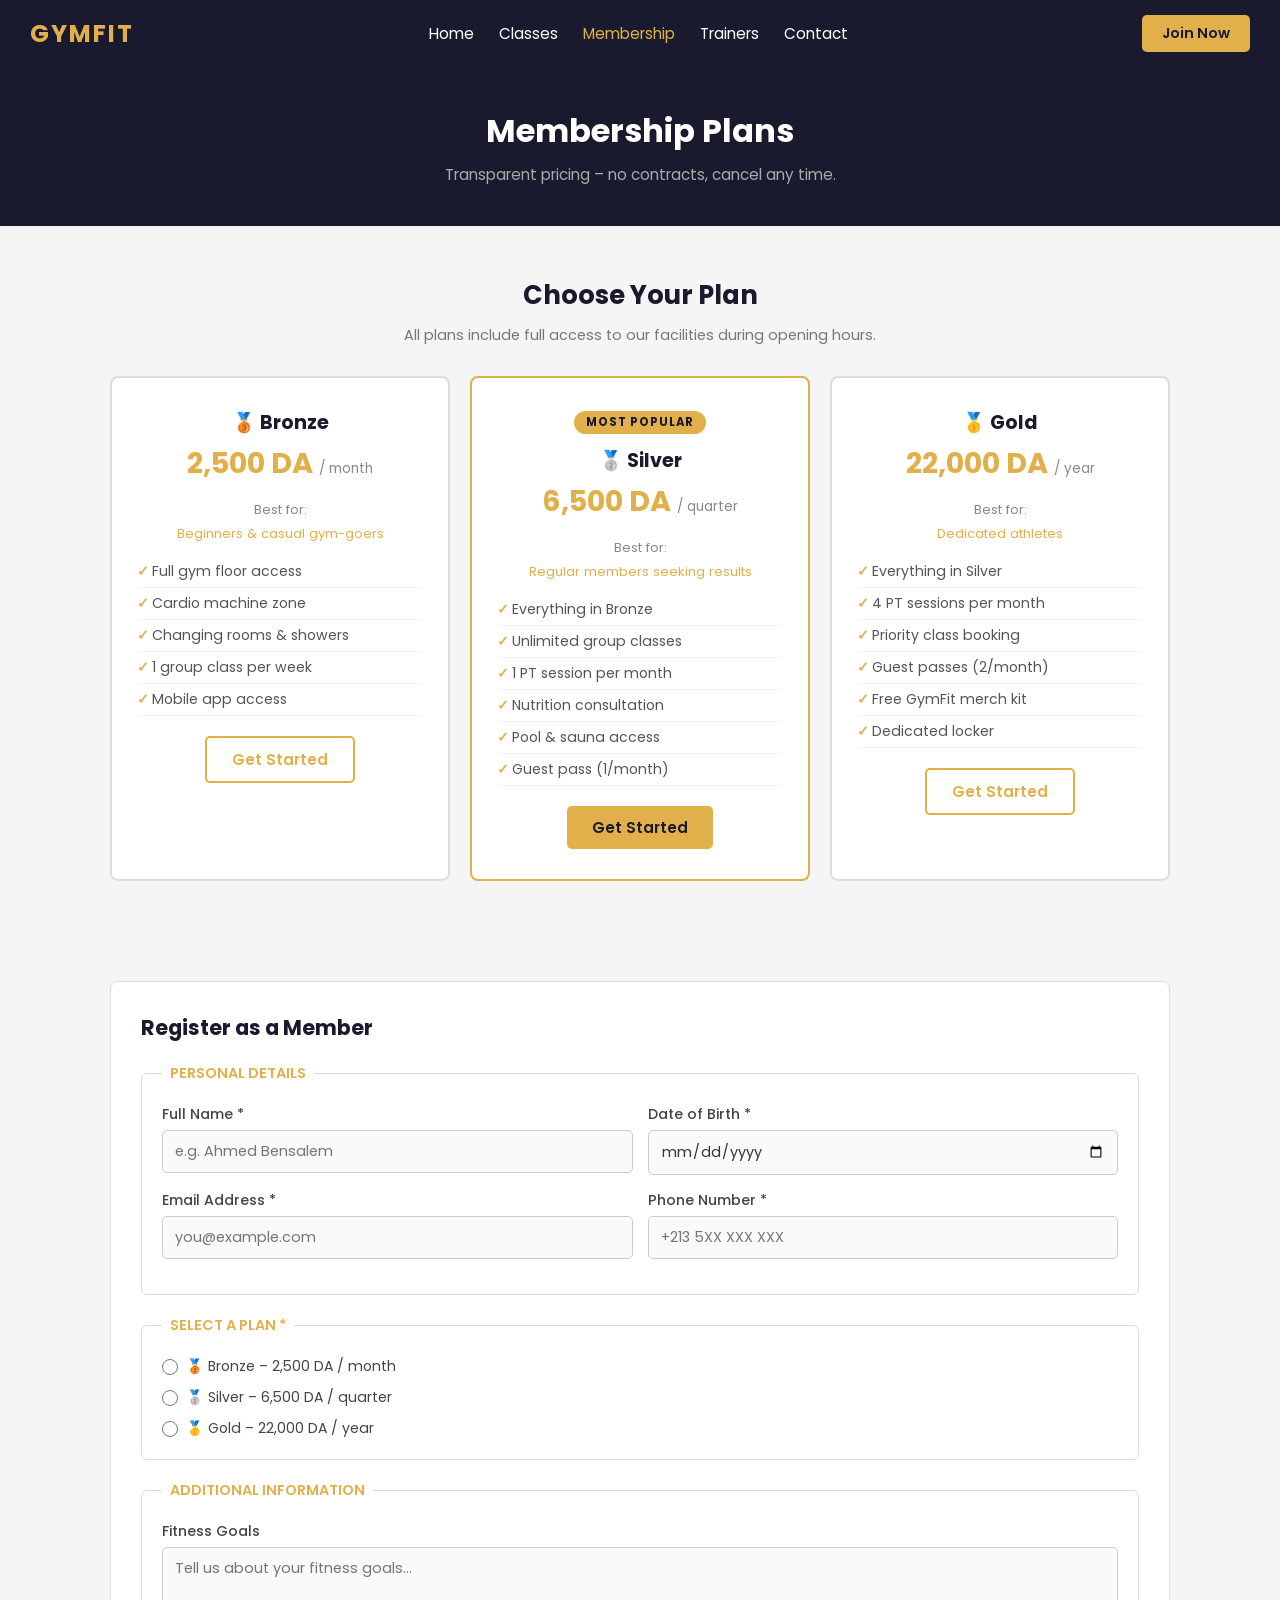
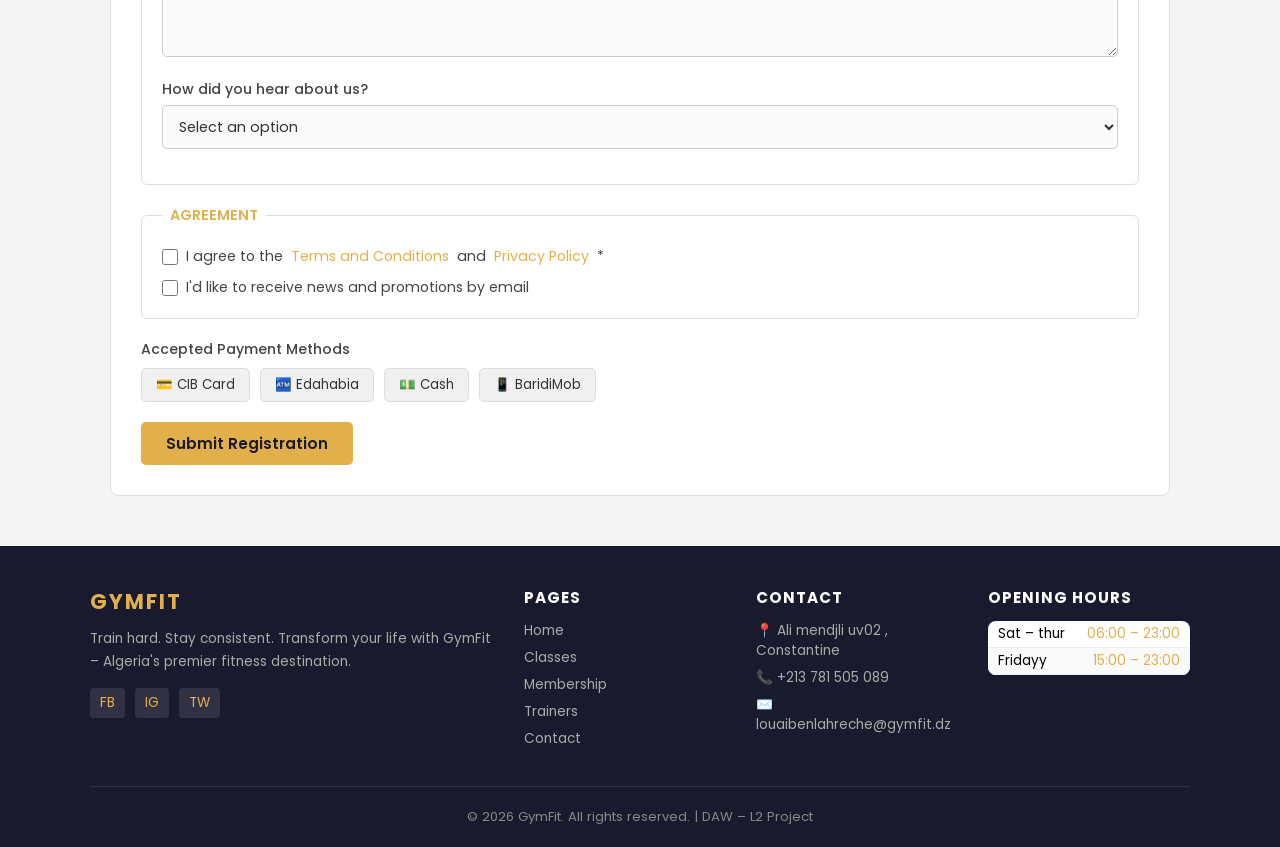
<file: membership.html>
<!DOCTYPE html>
<html lang="en">
<head>
  <meta charset="UTF-8" />
  <meta name="viewport" content="width=device-width, initial-scale=1.0" />
  <title>Membership - GymFit</title>
  <link rel="stylesheet" href="style.css" />
</head>

<body>

  <!-- NAVIGATION -->
  <nav>
    <div class="logo">GYMFIT</div>
    <ul>
      <li><a href="index.html">Home</a></li>
      <li><a href="classes.html">Classes</a></li>
      <li><a href="membership.html" class="active">Membership</a></li>
      <li><a href="trainers.html">Trainers</a></li>
      <li><a href="contact.html">Contact</a></li>
    </ul>
    <a href="#register" class="btn">Join Now</a>
  </nav>

  <!-- PAGE TITLE -->
  <div class="page-title">
    <h1>Membership Plans</h1>
    <p>Transparent pricing – no contracts, cancel any time.</p>
  </div>

  <main>

    <!-- PLAN CARDS -->
    <section class="container">
      <h2 class="section-title">Choose Your Plan</h2>
      <p class="section-sub">All plans include full access to our facilities during opening hours.</p>

      <div class="grid-3">

        <!-- Bronze -->
        <div class="plan-card">
          <h4>🥉 Bronze</h4>
          <p class="price">2,500 DA <span>/ month</span></p>
          <dl>
            <dt style="color:#888; font-size:.82rem; margin-bottom:4px;">Best for:</dt>
            <dd style="color:#e2b04a; font-size:.82rem; margin-bottom:12px;">Beginners &amp; casual gym-goers</dd>
          </dl>
          <ul>
            <li>Full gym floor access</li>
            <li>Cardio machine zone</li>
            <li>Changing rooms &amp; showers</li>
            <li>1 group class per week</li>
            <li>Mobile app access</li>
          </ul>
          <a href="#register" class="btn btn-outline">Get Started</a>
        </div>

        <!-- Silver (recommended) -->
        <div class="plan-card recommended">
          <span class="plan-badge">Most Popular</span>
          <h4>🥈 Silver</h4>
          <p class="price">6,500 DA <span>/ quarter</span></p>
          <dl>
            <dt style="color:#888; font-size:.82rem; margin-bottom:4px;">Best for:</dt>
            <dd style="color:#e2b04a; font-size:.82rem; margin-bottom:12px;">Regular members seeking results</dd>
          </dl>
          <ul>
            <li>Everything in Bronze</li>
            <li>Unlimited group classes</li>
            <li>1 PT session per month</li>
            <li>Nutrition consultation</li>
            <li>Pool &amp; sauna access</li>
            <li>Guest pass (1/month)</li>
          </ul>
          <a href="#register" class="btn">Get Started</a>
        </div>

        <!-- Gold -->
        <div class="plan-card">
          <h4>🥇 Gold</h4>
          <p class="price">22,000 DA <span>/ year</span></p>
          <dl>
            <dt style="color:#888; font-size:.82rem; margin-bottom:4px;">Best for:</dt>
            <dd style="color:#e2b04a; font-size:.82rem; margin-bottom:12px;">Dedicated athletes</dd>
          </dl>
          <ul>
            <li>Everything in Silver</li>
            <li>4 PT sessions per month</li>
            <li>Priority class booking</li>
            <li>Guest passes (2/month)</li>
            <li>Free GymFit merch kit</li>
            <li>Dedicated locker</li>
          </ul>
          <a href="#register" class="btn btn-outline">Get Started</a>
        </div>

      </div>
    </section>

    <!-- REGISTRATION FORM -->
    <section class="container" id="register">
      <div class="form-card">
        <h2>Register as a Member</h2>

        <form action="#" method="POST">

          <!-- Personal Details -->
          <fieldset>
            <legend>Personal Details</legend>

            <div class="form-row">
              <div class="form-group">
                <label for="fullName">Full Name *</label>
                <input type="text" id="fullName" name="fullName" placeholder="e.g. Ahmed Bensalem" required />
              </div>
              <div class="form-group">
                <label for="dob">Date of Birth *</label>
                <input type="date" id="dob" name="dob" required />
              </div>
            </div>

            <div class="form-row">
              <div class="form-group">
                <label for="email">Email Address *</label>
                <input type="email" id="email" name="email" placeholder="you@example.com" required />
              </div>
              <div class="form-group">
                <label for="phone">Phone Number *</label>
                <input type="tel" id="phone" name="phone" placeholder="+213 5XX XXX XXX" required />
              </div>
            </div>
          </fieldset>

          <!-- Plan Selection -->
          <fieldset>
            <legend>Select a Plan *</legend>
            <div class="radio-group">
              <label>
                <input type="radio" name="plan" value="bronze" required />
                🥉 Bronze – 2,500 DA / month
              </label>
              <label>
                <input type="radio" name="plan" value="silver" />
                🥈 Silver – 6,500 DA / quarter
              </label>
              <label>
                <input type="radio" name="plan" value="gold" />
                🥇 Gold – 22,000 DA / year
              </label>
            </div>
          </fieldset>

          <!-- Additional Info -->
          <fieldset>
            <legend>Additional Information</legend>
            <div class="form-group">
              <label for="goals">Fitness Goals</label>
              <textarea id="goals" name="goals" placeholder="Tell us about your fitness goals…"></textarea>
            </div>
            <div class="form-group">
              <label for="source">How did you hear about us?</label>
              <select id="source" name="source">
                <option value="">Select an option</option>
                <option>Social Media</option>
                <option>Friend / Family</option>
                <option>Google Search</option>
                <option>Walk-in</option>
                <option>Other</option>
              </select>
            </div>
          </fieldset>

          <!-- Terms -->
          <fieldset>
            <legend>Agreement</legend>
            <div class="checkbox-group">
              <label>
                <input type="checkbox" name="terms" required />
                I agree to the <a href="#">Terms and Conditions</a> and <a href="#">Privacy Policy</a> *
              </label>
              <label>
                <input type="checkbox" name="newsletter" />
                I'd like to receive news and promotions by email
              </label>
            </div>
          </fieldset>

          <!-- Payment Methods -->
          <div class="form-group" style="margin-top:15px;">
            <label>Accepted Payment Methods</label>
            <div style="display:flex; gap:10px; flex-wrap:wrap; margin-top:8px;">
              <span style="padding:6px 14px; background:#f0f0f0; border:1px solid #ddd; border-radius:5px; font-size:.83rem;">💳 CIB Card</span>
              <span style="padding:6px 14px; background:#f0f0f0; border:1px solid #ddd; border-radius:5px; font-size:.83rem;">🏧 Edahabia</span>
              <span style="padding:6px 14px; background:#f0f0f0; border:1px solid #ddd; border-radius:5px; font-size:.83rem;">💵 Cash</span>
              <span style="padding:6px 14px; background:#f0f0f0; border:1px solid #ddd; border-radius:5px; font-size:.83rem;">📱 BaridiMob</span>
            </div>
          </div>

          <div style="margin-top:20px;">
            <button type="submit" class="btn">Submit Registration</button>
          </div>

        </form>
      </div>
    </section>

  </main>
 <!-- FOOTER -->
  <footer>
    <div class="footer-grid">

      <div class="footer-col">
        <span class="footer-logo">GYMFIT</span>
        <p>Train hard. Stay consistent. Transform your life with GymFit – Algeria's premier fitness destination.</p>
        <div class="footer-socials">
          <a href="#">FB</a>
          <a href="#">IG</a>
          <a href="#">TW</a>
        </div>
      </div>
      <div class="footer-col">
        <h4>Pages</h4>
        <a href="index.html">Home</a>
        <a href="classes.html">Classes</a>
        <a href="membership.html">Membership</a>
        <a href="trainers.html">Trainers</a>
        <a href="contact.html">Contact</a>
      </div>
      <div class="footer-col">
        <h4>Contact</h4>
        <a href="#">📍 Ali mendjli uv02 , Constantine</a>
        <a href="tel:+213555123456">📞 +213 781 505 089</a>
        <a href="mailto:info@gymfit.dz">✉️ louaibenlahreche@gymfit.dz</a>
      </div>
      <div class="footer-col">
        <h4>Opening Hours</h4>
        <table class="footer-hours">
          <tr><td>Sat – thur</td><td>06:00 – 23:00</td></tr>
          <tr><td>Fridayy</td><td>15:00 – 23:00</td></tr>
       
        </table>
      </div>
    </div>
    <div class="footer-bar">
      &copy; 2026 GymFit. All rights reserved. | DAW – L2 Project
    </div>
  </footer>

</body>
</html>
</file>
<file: style.css>
/* ===== GOOGLE FONT ===== */
@import url("https://fonts.googleapis.com/css2?family=Poppins:wght@400;600;700&display=swap");

/* ===== CSS VARIABLES ===== */
:root {
  --primary: #1a1a2e;
  --accent: #e2b04a;
  --bg: #f5f5f5;
  --text: #333333;
  --white: #ffffff;
  --light-gray: #eeeeee;
}

/* ===== RESET ===== */
* {
  margin: 0;
  padding: 0;
  box-sizing: border-box;
}

body {
  font-family: "Poppins", sans-serif;
  background-color: var(--bg);
  color: var(--text);
}

a {
  text-decoration: none;
  color: var(--accent);
}

a:hover {
  text-decoration: underline;
}

img {
  width: 100%;
}

ul {
  list-style: none;
}

/* ===== NAVBAR (top nav only) ===== */
body:not(.admin-body) nav {
  background-color: var(--primary);
  padding: 15px 30px;
  display: flex;
  align-items: center;
  justify-content: space-between;
  position: sticky;
  top: 0;
  z-index: 999;
}

body:not(.admin-body) nav .logo {
  color: var(--accent);
  font-size: 1.5rem;
  font-weight: 700;
  letter-spacing: 2px;
}

body:not(.admin-body) nav ul {
  display: flex;
  gap: 25px;
}

body:not(.admin-body) nav ul li a {
  color: var(--white);
  font-size: 0.95rem;
}

body:not(.admin-body) nav ul li a:hover,
body:not(.admin-body) nav ul li a.active {
  color: var(--accent);
  text-decoration: none;
}

nav .btn {
  background-color: var(--accent);
  color: var(--primary);
  padding: 8px 20px;
  border-radius: 5px;
  font-weight: 600;
  font-size: 0.9rem;
}

nav .btn:hover {
  opacity: 0.85;
  text-decoration: none;
}

/* ===== CONTAINER ===== */
.container {
  max-width: 1100px;
  margin: 0 auto;
  padding: 50px 20px;
}

/* ===== PAGE TITLE ===== */
.page-title {
  background-color: var(--primary);
  color: var(--white);
  text-align: center;
  padding: 40px 20px;
}

.page-title h1 {
  font-size: 2rem;
  margin-bottom: 8px;
}

.page-title p {
  color: #aaaaaa;
  font-size: 0.95rem;
}

/* ===== SECTION TITLE ===== */
h2.section-title {
  text-align: center;
  font-size: 1.6rem;
  color: var(--primary);
  margin-bottom: 10px;
}

p.section-sub {
  text-align: center;
  color: #777;
  margin-bottom: 30px;
  font-size: 0.9rem;
}

/* ===== BUTTON ===== */
.btn {
  display: inline-block;
  background-color: var(--accent);
  color: var(--primary);
  padding: 10px 25px;
  border-radius: 5px;
  font-weight: 600;
  font-size: 0.95rem;
  border: none;
  cursor: pointer;
  font-family: "Poppins", sans-serif;
}

.btn:hover {
  opacity: 0.85;
  text-decoration: none;
}

.btn-outline {
  background-color: transparent;
  border: 2px solid var(--accent);
  color: var(--accent);
}

.btn-outline:hover {
  background-color: var(--accent);
  color: var(--primary);
}

/* ===== HERO SECTION ===== */
.hero {
  background-color: var(--primary);
  color: var(--white);
  padding: 70px 30px;
  display: flex;
  align-items: center;
  justify-content: space-between;
  gap: 30px;
}

.hero-text {
  max-width: 550px;
}

.hero-text h4 {
  color: var(--accent);
  font-size: 0.9rem;
  letter-spacing: 2px;
  text-transform: uppercase;
  margin-bottom: 10px;
}

.hero-text h1 {
  font-size: 2.8rem;
  font-weight: 700;
  line-height: 1.2;
  margin-bottom: 15px;
}

.hero-text h1 span {
  color: var(--accent);
}

.hero-text p {
  color: #cccccc;
  margin-bottom: 25px;
  font-size: 0.95rem;
  line-height: 1.7;
}

.hero-image img {
  max-width: 380px;
  border-radius: 10px;
}

/* ===== CARDS GRID ===== */
.grid-3 {
  display: grid;
  grid-template-columns: repeat(3, 1fr);
  gap: 20px;
}

.grid-4 {
  display: grid;
  grid-template-columns: repeat(4, 1fr);
  gap: 20px;
}

.card {
  background-color: var(--white);
  border: 1px solid #dddddd;
  border-radius: 8px;
  padding: 25px;
}

.card:hover {
  border-color: var(--accent);
}

.card .icon {
  font-size: 2rem;
  margin-bottom: 12px;
}

.card h4 {
  font-size: 1.05rem;
  color: var(--primary);
  margin-bottom: 8px;
}

.card p {
  color: #666;
  font-size: 0.88rem;
  line-height: 1.6;
  margin-bottom: 12px;
}

/* ===== PLAN CARDS ===== */
.plan-card {
  background-color: var(--white);
  border: 2px solid #dddddd;
  border-radius: 8px;
  padding: 30px 25px;
  text-align: center;
}

.plan-card.recommended {
  border-color: var(--accent);
}

.plan-card .plan-badge {
  display: inline-block;
  background-color: var(--accent);
  color: var(--primary);
  font-size: 0.72rem;
  font-weight: 700;
  padding: 3px 12px;
  border-radius: 20px;
  margin-bottom: 12px;
  text-transform: uppercase;
  letter-spacing: 1px;
}

.plan-card h4 {
  font-size: 1.2rem;
  color: var(--primary);
  margin-bottom: 5px;
}

.plan-card .price {
  font-size: 1.8rem;
  font-weight: 700;
  color: var(--accent);
  margin-bottom: 15px;
}

.plan-card .price span {
  font-size: 0.85rem;
  color: #888;
  font-weight: 400;
}

.plan-card ul {
  list-style: none;
  text-align: left;
  margin-bottom: 20px;
}

.plan-card ul li {
  color: #555;
  font-size: 0.88rem;
  padding: 5px 0;
  border-bottom: 1px solid #f0f0f0;
}

.plan-card ul li::before {
  content: "✓ ";
  color: var(--accent);
  font-weight: 700;
}

/* ===== TABLE ===== */
table {
  width: 100%;
  border-collapse: collapse;
  background-color: var(--white);
  border-radius: 8px;
  overflow: hidden;
}

table caption {
  caption-side: top;
  text-align: left;
  padding: 10px 15px 5px;
  color: #777;
  font-size: 0.85rem;
}

table thead tr {
  background-color: var(--primary);
  color: var(--white);
}

table th {
  padding: 12px 15px;
  text-align: left;
  font-size: 0.88rem;
}

table td {
  padding: 11px 15px;
  font-size: 0.88rem;
  color: #555;
  border-bottom: 1px solid #eeeeee;
}

table tbody tr:nth-child(even) {
  background-color: #fafafa;
}

table tbody tr:hover {
  background-color: #fff8e7;
}

/* ===== DIFFICULTY BADGES ===== */
.badge {
  display: inline-block;
  padding: 2px 10px;
  border-radius: 20px;
  font-size: 0.75rem;
  font-weight: 600;
}

.badge-beginner {
  background-color: #d4f4dd;
  color: #1a7a34;
}

.badge-intermediate {
  background-color: #fff3cd;
  color: #856404;
}

.badge-advanced {
  background-color: #fde8e8;
  color: #b91c1c;
}

/* ===== FORM ===== */
.form-card {
  background-color: var(--white);
  border: 1px solid #ddd;
  border-radius: 8px;
  padding: 30px;
}

.form-card h2 {
  color: var(--primary);
  margin-bottom: 20px;
  font-size: 1.3rem;
}

fieldset {
  border: 1px solid #ddd;
  border-radius: 6px;
  padding: 20px;
  margin-bottom: 20px;
}

legend {
  color: var(--accent);
  font-weight: 600;
  font-size: 0.9rem;
  padding: 0 8px;
  text-transform: uppercase;
}

.form-group {
  margin-bottom: 15px;
}

.form-group label {
  display: block;
  color: #444;
  font-size: 0.88rem;
  margin-bottom: 5px;
  font-weight: 500;
}

.form-group input,
.form-group select,
.form-group textarea {
  width: 100%;
  padding: 10px 12px;
  border: 1px solid #ccc;
  border-radius: 5px;
  font-family: "Poppins", sans-serif;
  font-size: 0.9rem;
  color: #333;
  background-color: #fafafa;
}

.form-group input:focus,
.form-group select:focus,
.form-group textarea:focus {
  outline: none;
  border-color: var(--accent);
  background-color: #fff;
}

.form-group textarea {
  min-height: 110px;
  resize: vertical;
}

.form-row {
  display: grid;
  grid-template-columns: 1fr 1fr;
  gap: 15px;
}

.radio-group,
.checkbox-group {
  display: flex;
  flex-direction: column;
  gap: 10px;
}

.radio-group label,
.checkbox-group label {
  display: flex;
  align-items: center;
  gap: 8px;
  font-size: 0.88rem;
  color: #444;
  cursor: pointer;
}

.radio-group input,
.checkbox-group input {
  width: 16px;
  height: 16px;
  accent-color: var(--accent);
}

/* ===== TRAINER CARD ===== */
.trainers-grid {
  display: grid;
  grid-template-columns: repeat(3, 1fr);
  gap: 25px;
}

.trainer-card {
  background-color: var(--white);
  border: 1px solid #ddd;
  border-radius: 8px;
  overflow: hidden;
  text-align: center;
}

.trainer-card:hover {
  border-color: var(--accent);
}

.trainer-card figure {
  padding: 25px 25px 10px;
}

.trainer-card figure img {
  width: 110px;
  height: 110px;
  border-radius: 50%;
  object-fit: cover;
  margin: 0 auto;
  display: block;
  border: 3px solid var(--accent);
}

.trainer-card figcaption {
  color: #888;
  font-size: 0.78rem;
  margin-top: 6px;
  font-style: italic;
}

.trainer-card .trainer-body {
  padding: 0 20px 20px;
}

.trainer-card h3 {
  font-size: 1.05rem;
  color: var(--primary);
  margin-bottom: 4px;
}

.trainer-card .specialty {
  color: var(--accent);
  font-size: 0.82rem;
  font-weight: 600;
  margin-bottom: 4px;
}

.trainer-card .experience {
  color: #888;
  font-size: 0.8rem;
  margin-bottom: 10px;
}

.trainer-card .bio {
  color: #666;
  font-size: 0.83rem;
  line-height: 1.6;
  margin-bottom: 12px;
}

.trainer-card address {
  font-style: normal;
  margin-bottom: 12px;
}

.trainer-card address a {
  font-size: 0.82rem;
  color: var(--accent);
}

/* ===== CONTACT TWO-COLUMN ===== */
.contact-layout {
  display: grid;
  grid-template-columns: 1fr 360px;
  gap: 30px;
  align-items: start;
}

.contact-info {
  background-color: var(--white);
  border: 1px solid #ddd;
  border-radius: 8px;
  padding: 25px;
}

.contact-info h2 {
  color: var(--primary);
  font-size: 1.2rem;
  margin-bottom: 20px;
}

.contact-item {
  display: flex;
  gap: 12px;
  margin-bottom: 18px;
}

.contact-item .ci-icon {
  font-size: 1.3rem;
}

.contact-item h4 {
  font-size: 0.85rem;
  color: var(--primary);
  margin-bottom: 2px;
}

.contact-item p,
.contact-item a {
  font-size: 0.85rem;
  color: #555;
}

.hours-table {
  margin-top: 20px;
}

.hours-table h3 {
  font-size: 1rem;
  color: var(--primary);
  margin-bottom: 10px;
}

.map-placeholder {
  background-color: #f0f0f0;
  border: 1px dashed #bbb;
  border-radius: 6px;
  padding: 30px;
  text-align: center;
  color: #888;
  margin-top: 20px;
  font-size: 0.85rem;
}

/* ===== FOOTER ===== */
footer {
  background-color: var(--primary);
  color: var(--white);
  padding: 40px 30px 20px;
}

.footer-grid {
  max-width: 1100px;
  margin: 0 auto;
  display: grid;
  grid-template-columns: 2fr 1fr 1fr 1fr;
  gap: 30px;
  margin-bottom: 30px;
}

.footer-col .footer-logo {
  font-size: 1.3rem;
  font-weight: 700;
  color: var(--accent);
  letter-spacing: 2px;
  display: block;
  margin-bottom: 10px;
}

.footer-col p {
  color: #aaa;
  font-size: 0.85rem;
  line-height: 1.7;
  margin-bottom: 15px;
}

.footer-col h4 {
  color: var(--white);
  font-size: 0.95rem;
  margin-bottom: 12px;
  text-transform: uppercase;
  letter-spacing: 1px;
}

.footer-col a {
  display: block;
  color: #aaa;
  font-size: 0.85rem;
  margin-bottom: 7px;
}

.footer-col a:hover {
  color: var(--accent);
  text-decoration: none;
}

.footer-socials {
  display: flex;
  gap: 10px;
}

.footer-socials a {
  display: inline-block;
  background-color: rgba(255,255,255,0.1);
  color: var(--accent);
  padding: 5px 10px;
  border-radius: 4px;
  font-size: 0.85rem;
  margin-bottom: 0;
}

.footer-socials a:hover {
  background-color: var(--accent);
  color: var(--primary);
}

.footer-hours td {
  color: #000000;
  font-size: 0.85rem;
  padding: 3px 10PX;
}

.footer-hours td:last-child {
  text-align: right;
  color: var(--accent);
}

.footer-bar {
  max-width: 1100px;
  margin: 0 auto;
  padding-top: 20px;
  border-top: 1px solid rgba(255,255,255,0.1);
  text-align: center;
  color: #888;
  font-size: 0.82rem;
}

/* ===== ADMIN PAGES ===== */
body.admin-body {
  background-color: #f0f2f5;
}

.admin-layout {
  display: flex;
  min-height: 100vh;
}

/* Sidebar */
.admin-sidebar {
  width: 230px;
  background-color: var(--primary);
  min-height: 100vh;
  flex-shrink: 0;
}

.sidebar-logo {
  padding: 20px;
  font-size: 1.3rem;
  font-weight: 700;
  color: var(--accent);
  letter-spacing: 2px;
  border-bottom: 1px solid rgba(255,255,255,0.08);
}

.sidebar-logo small {
  display: block;
  font-size: 0.7rem;
  color: #777;
  font-weight: 400;
  letter-spacing: 1px;
}

.admin-sidebar nav ul {
  padding: 10px 0;
}

.admin-sidebar nav ul li a {
  display: flex;
  align-items: center;
  gap: 10px;
  padding: 12px 20px;
  color: #aaa;
  font-size: 0.88rem;
}

.admin-sidebar nav ul li a:hover,
.admin-sidebar nav ul li a.active {
  color: var(--white);
  background-color: rgba(226,176,74,0.12);
  border-left: 3px solid var(--accent);
  padding-left: 17px;
  text-decoration: none;
}

/* Admin Main */
.admin-main {
  flex: 1;
  padding: 25px;
}

.admin-topbar {
  display: flex;
  justify-content: space-between;
  align-items: center;
  margin-bottom: 25px;
  padding-bottom: 15px;
  border-bottom: 1px solid #ddd;
}

.admin-topbar h1 {
  font-size: 1.3rem;
  color: #1a1a2e;
}

.admin-topbar .admin-user {
  font-size: 0.85rem;
  color: #777;
}

/* Stat Cards */
.stats-grid {
  display: grid;
  grid-template-columns: repeat(4, 1fr);
  gap: 15px;
  margin-bottom: 25px;
}

.stat-card {
  background-color: var(--white);
  border-radius: 8px;
  padding: 20px;
  border-top: 4px solid #ccc;
}

.stat-card.blue  { border-top-color: #3b82f6; }
.stat-card.green { border-top-color: #22c55e; }
.stat-card.orange{ border-top-color: #f59e0b; }
.stat-card.purple{ border-top-color: #8b5cf6; }

.stat-card .stat-label {
  font-size: 0.78rem;
  color: #888;
  text-transform: uppercase;
  letter-spacing: 0.5px;
  margin-bottom: 5px;
}

.stat-card .stat-value {
  font-size: 1.8rem;
  font-weight: 700;
  color: #1a1a2e;
}

.stat-card .stat-sub {
  font-size: 0.75rem;
  color: #aaa;
  margin-top: 3px;
}

/* Admin Card */
.admin-card {
  background-color: var(--white);
  border-radius: 8px;
  padding: 20px;
  margin-bottom: 20px;
  border: 1px solid #e5e7eb;
}

.admin-card h2 {
  font-size: 1rem;
  color: #1a1a2e;
  margin-bottom: 15px;
  padding-bottom: 10px;
  border-bottom: 1px solid #f0f0f0;
}

/* Admin Table */
.admin-table {
  background-color: var(--white);
}

.admin-table thead tr {
  background-color: #1a1a2e;
}

.admin-table th {
  color: var(--white);
  font-size: 0.8rem;
  text-transform: uppercase;
  letter-spacing: 0.5px;
}

.admin-table td {
  font-size: 0.85rem;
  color: #444;
}

/* Action Buttons */
.btn-edit {
  background-color: #dbeafe;
  color: #1d4ed8;
  border: 1px solid #bfdbfe;
  padding: 3px 10px;
  border-radius: 4px;
  font-size: 0.78rem;
  cursor: pointer;
  font-family: "Poppins", sans-serif;
  margin-right: 4px;
}

.btn-edit:hover {
  background-color: #1d4ed8;
  color: var(--white);
}

.btn-delete {
  background-color: #fee2e2;
  color: #b91c1c;
  border: 1px solid #fecaca;
  padding: 3px 10px;
  border-radius: 4px;
  font-size: 0.78rem;
  cursor: pointer;
  font-family: "Poppins", sans-serif;
}

.btn-delete:hover {
  background-color: #b91c1c;
  color: var(--white);
}

/* Status badges */
.status-active {
  background-color: #d4f4dd;
  color: #1a7a34;
  padding: 2px 10px;
  border-radius: 20px;
  font-size: 0.75rem;
  font-weight: 600;
}

.status-inactive {
  background-color: #fde8e8;
  color: #b91c1c;
  padding: 2px 10px;
  border-radius: 20px;
  font-size: 0.75rem;
  font-weight: 600;
}

/* Admin Login */
.login-page {
  min-height: 100vh;
  background-color: var(--primary);
  display: flex;
  align-items: center;
  justify-content: center;
}

.login-card {
  background-color: var(--white);
  border-radius: 10px;
  padding: 40px;
  width: 100%;
  max-width: 400px;
}

.login-card .login-logo {
  text-align: center;
  font-size: 1.6rem;
  font-weight: 700;
  color: var(--accent);
  letter-spacing: 2px;
  margin-bottom: 5px;
}

.login-card .login-sub {
  text-align: center;
  color: #888;
  font-size: 0.85rem;
  margin-bottom: 25px;
}

.error-msg {
  background-color: #fee2e2;
  color: #b91c1c;
  padding: 10px 15px;
  border-radius: 5px;
  font-size: 0.85rem;
  margin-bottom: 15px;
  display: none;
}

.admin-submit {
  width: 100%;
  padding: 11px;
  background-color: var(--accent);
  color: var(--primary);
  border: none;
  border-radius: 5px;
  font-size: 0.95rem;
  font-weight: 600;
  cursor: pointer;
  font-family: "Poppins", sans-serif;
  margin-top: 5px;
}

.admin-submit:hover {
  opacity: 0.85;
}

.back-link {
  display: block;
  text-align: center;
  margin-top: 15px;
  color: #888;
  font-size: 0.85rem;
}

/* ===== HAMBURGER BUTTON ===== */
.hamburger {
  display: none;
  flex-direction: column;
  gap: 5px;
  background: none;
  border: none;
  cursor: pointer;
  padding: 6px;
}

.hamburger span {
  display: block;
  width: 24px;
  height: 2px;
  background-color: var(--white);
  transition: 0.3s;
}

/* Hamburger → X animation */
.hamburger.open span:nth-child(1) {
  transform: translateY(7px) rotate(45deg);
}
.hamburger.open span:nth-child(2) {
  opacity: 0;
}
.hamburger.open span:nth-child(3) {
  transform: translateY(-7px) rotate(-45deg);
}

/* Mobile nav menu (hidden by default) */
.mobile-menu {
  display: none;
  flex-direction: column;
  background-color: #111827;
  padding: 10px 0;
  border-top: 1px solid rgba(255,255,255,0.08);
  position: sticky;
  top: 53px;   /* height of nav */
  z-index: 998;
}

.mobile-menu.open {
  display: flex;
}

.mobile-menu a {
  color: var(--white);
  padding: 14px 25px;
  font-size: 1rem;
  font-weight: 500;
  border-bottom: 1px solid rgba(255,255,255,0.05);
}

.mobile-menu a:hover,
.mobile-menu a.active {
  color: var(--accent);
  background-color: rgba(226,176,74,0.08);
  text-decoration: none;
}

.mobile-menu .menu-join {
  margin: 15px 20px;
  text-align: center;
  background-color: var(--accent);
  color: var(--primary);
  padding: 13px;
  border-radius: 5px;
  font-weight: 700;
  font-size: 1rem;
}

.mobile-menu .menu-join:hover {
  opacity: 0.88;
  color: var(--primary);
}

/* ===== RESPONSIVE – TABLET (768px – 1023px) ===== */
@media (max-width: 1023px) {
  .grid-4        { grid-template-columns: repeat(2, 1fr); }
  .grid-3        { grid-template-columns: repeat(2, 1fr); }
  .trainers-grid { grid-template-columns: repeat(2, 1fr); }
  .footer-grid   { grid-template-columns: 1fr 1fr; }
  .stats-grid    { grid-template-columns: repeat(2, 1fr); }
  .contact-layout { grid-template-columns: 1fr; }

  .hero {
    flex-direction: column;
    text-align: center;
    padding: 50px 25px;
    gap: 30px;
  }
  .hero-text p  { margin: 0 auto 25px; max-width: 500px; }
  .hero-image img { max-width: 320px; margin: 0 auto; display: block; }
}

/* ===== RESPONSIVE – MOBILE (max 767px) ===== */
@media (max-width: 767px) {

  /* --- NAV --- */
  nav {
    padding: 14px 18px;
    position: sticky;
    top: 0;
    z-index: 999;
  }

  body:not(.admin-body) nav ul  { display: none; }   /* hide desktop links */
  body:not(.admin-body) nav .btn { display: none; }   /* hide desktop join button */
  .hamburger { display: flex; } /* show hamburger */

  /* --- HERO --- */
  .hero {
    flex-direction: column;
    padding: 35px 18px 40px;
    text-align: center;
    gap: 25px;
  }

  .hero-text h4 { font-size: 0.8rem; }
  .hero-text h1 { font-size: 1.9rem; line-height: 1.25; }
  .hero-text p  { font-size: 0.88rem; margin: 0 auto 20px; }
  .hero-image img { max-width: 260px; margin: 0 auto; display: block; }

  /* --- PAGE TITLE --- */
  .page-title   { padding: 30px 18px; }
  .page-title h1 { font-size: 1.6rem; }
  .page-title p  { font-size: 0.85rem; }

  /* --- CONTAINER --- */
  .container { padding: 30px 16px; }

  /* --- SECTION TITLES --- */
  h2.section-title { font-size: 1.35rem; }

  /* --- GRIDS → single column --- */
  .grid-4,
  .grid-3,
  .trainers-grid,
  .footer-grid,
  .stats-grid { grid-template-columns: 1fr; }

  /* --- FORM --- */
  .form-row    { grid-template-columns: 1fr; gap: 0; }
  .form-card   { padding: 20px 16px; }
  .form-card h2 { font-size: 1.15rem; }

  /* Make all inputs big enough to tap easily (44px min) */
  .form-group input,
  .form-group select,
  .form-group textarea {
    padding: 13px 12px;
    font-size: 1rem;       /* prevents iOS zoom on focus */
  }

  .form-group label { font-size: 0.9rem; }

  fieldset  { padding: 15px 14px; margin-bottom: 16px; }

  /* --- BUTTONS --- */
  .btn {
    width: 100%;
    text-align: center;
    padding: 14px 20px;
    font-size: 1rem;
  }

  /* Keep plan card buttons full-width but not other inline links */
  .card a.btn,
  nav .btn { width: auto; }

  /* --- CARDS --- */
  .card  { padding: 20px 16px; }
  .plan-card { padding: 22px 18px; }

  /* --- TABLE: horizontal scroll on mobile --- */
  table {
    display: block;
    overflow-x: auto;
    -webkit-overflow-scrolling: touch;
    white-space: nowrap;
  }

  table thead,
  table tbody,
  table tr { display: table-row-group; }

  table thead { display: table-header-group; }
  table tr    { display: table-row; }
  table th,
  table td    { display: table-cell; }

  table th,
  table td { padding: 11px 14px; font-size: 0.82rem; }

  /* footer hours table stays normal */
  .footer-hours { display: table; overflow-x: unset; white-space: normal; }
  .footer-hours tr,
  .footer-hours td { display: table-cell; }

  /* --- TRAINER CARDS --- */
  .trainer-card figure img { width: 90px; height: 90px; }

  /* --- CONTACT --- */
  .contact-layout { grid-template-columns: 1fr; gap: 20px; }
  .contact-info   { padding: 20px 16px; }

  /* --- FOOTER --- */
  .footer-grid   { grid-template-columns: 1fr; gap: 20px; }
  footer         { padding: 30px 18px 15px; }
  .footer-bar    { font-size: 0.78rem; text-align: center; }

  /* --- ADMIN SIDEBAR → top bar on mobile --- */
  .admin-layout  { flex-direction: column; }

  .admin-sidebar {
    width: 100%;
    min-height: auto;
    position: relative;
  }

  .admin-sidebar nav ul {
    display: flex;
    flex-wrap: wrap;
    padding: 6px 10px;
    gap: 4px;
  }

  .admin-sidebar nav ul li a {
    padding: 9px 13px;
    font-size: 0.78rem;
    border-radius: 5px;
    border-left: none !important;
  }

  .admin-sidebar nav ul li a.active,
  .admin-sidebar nav ul li a:hover {
    padding-left: 13px;
  }

  .admin-main { padding: 16px; }

  .admin-topbar { flex-direction: column; align-items: flex-start; gap: 5px; margin-bottom: 16px; }
  .admin-topbar h1 { font-size: 1.1rem; }

  .stats-grid  { grid-template-columns: 1fr 1fr; gap: 12px; }
  .stat-card   { padding: 14px; }
  .stat-card .stat-value { font-size: 1.4rem; }

  .admin-card  { padding: 16px; }
  .admin-card h2 { font-size: 0.95rem; }

  /* --- LOGIN PAGE --- */
  .login-card  { padding: 28px 20px; margin: 15px; }
  .admin-submit { padding: 14px; font-size: 1rem; }
}
</file>
